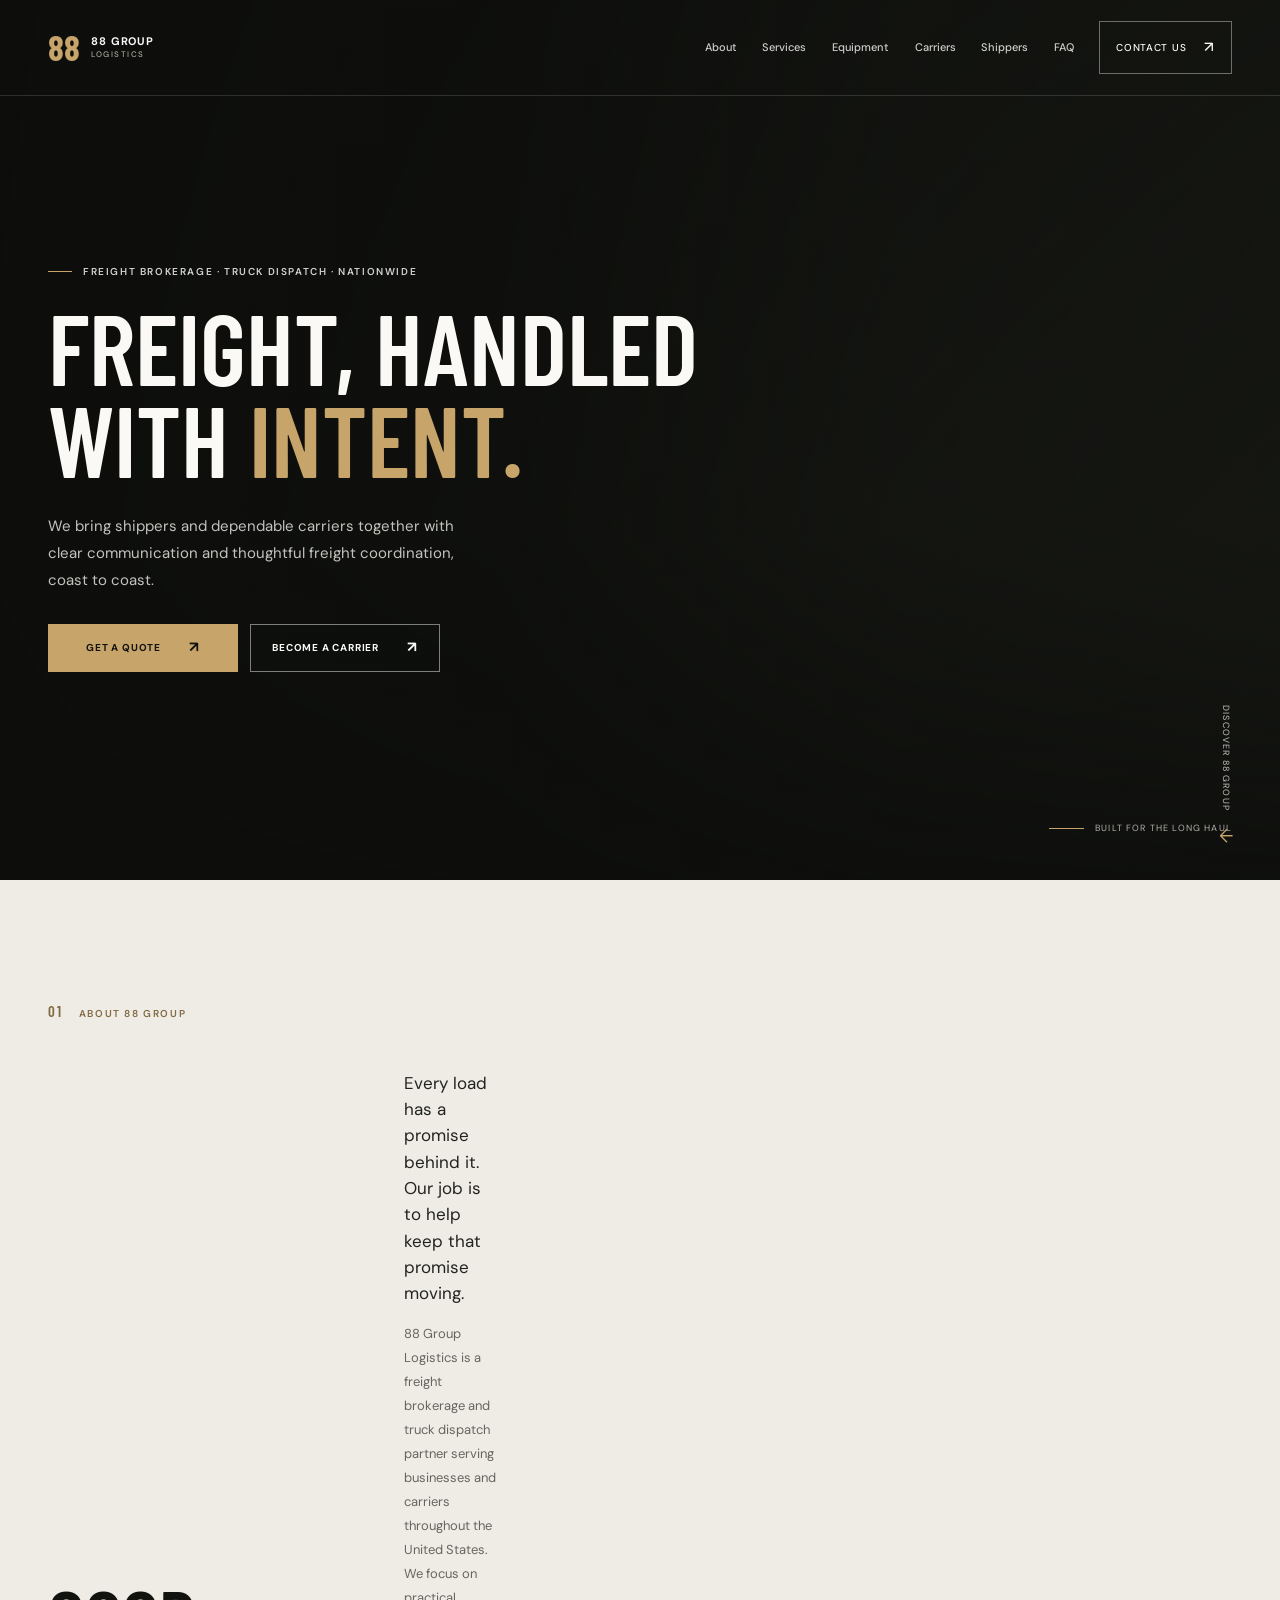
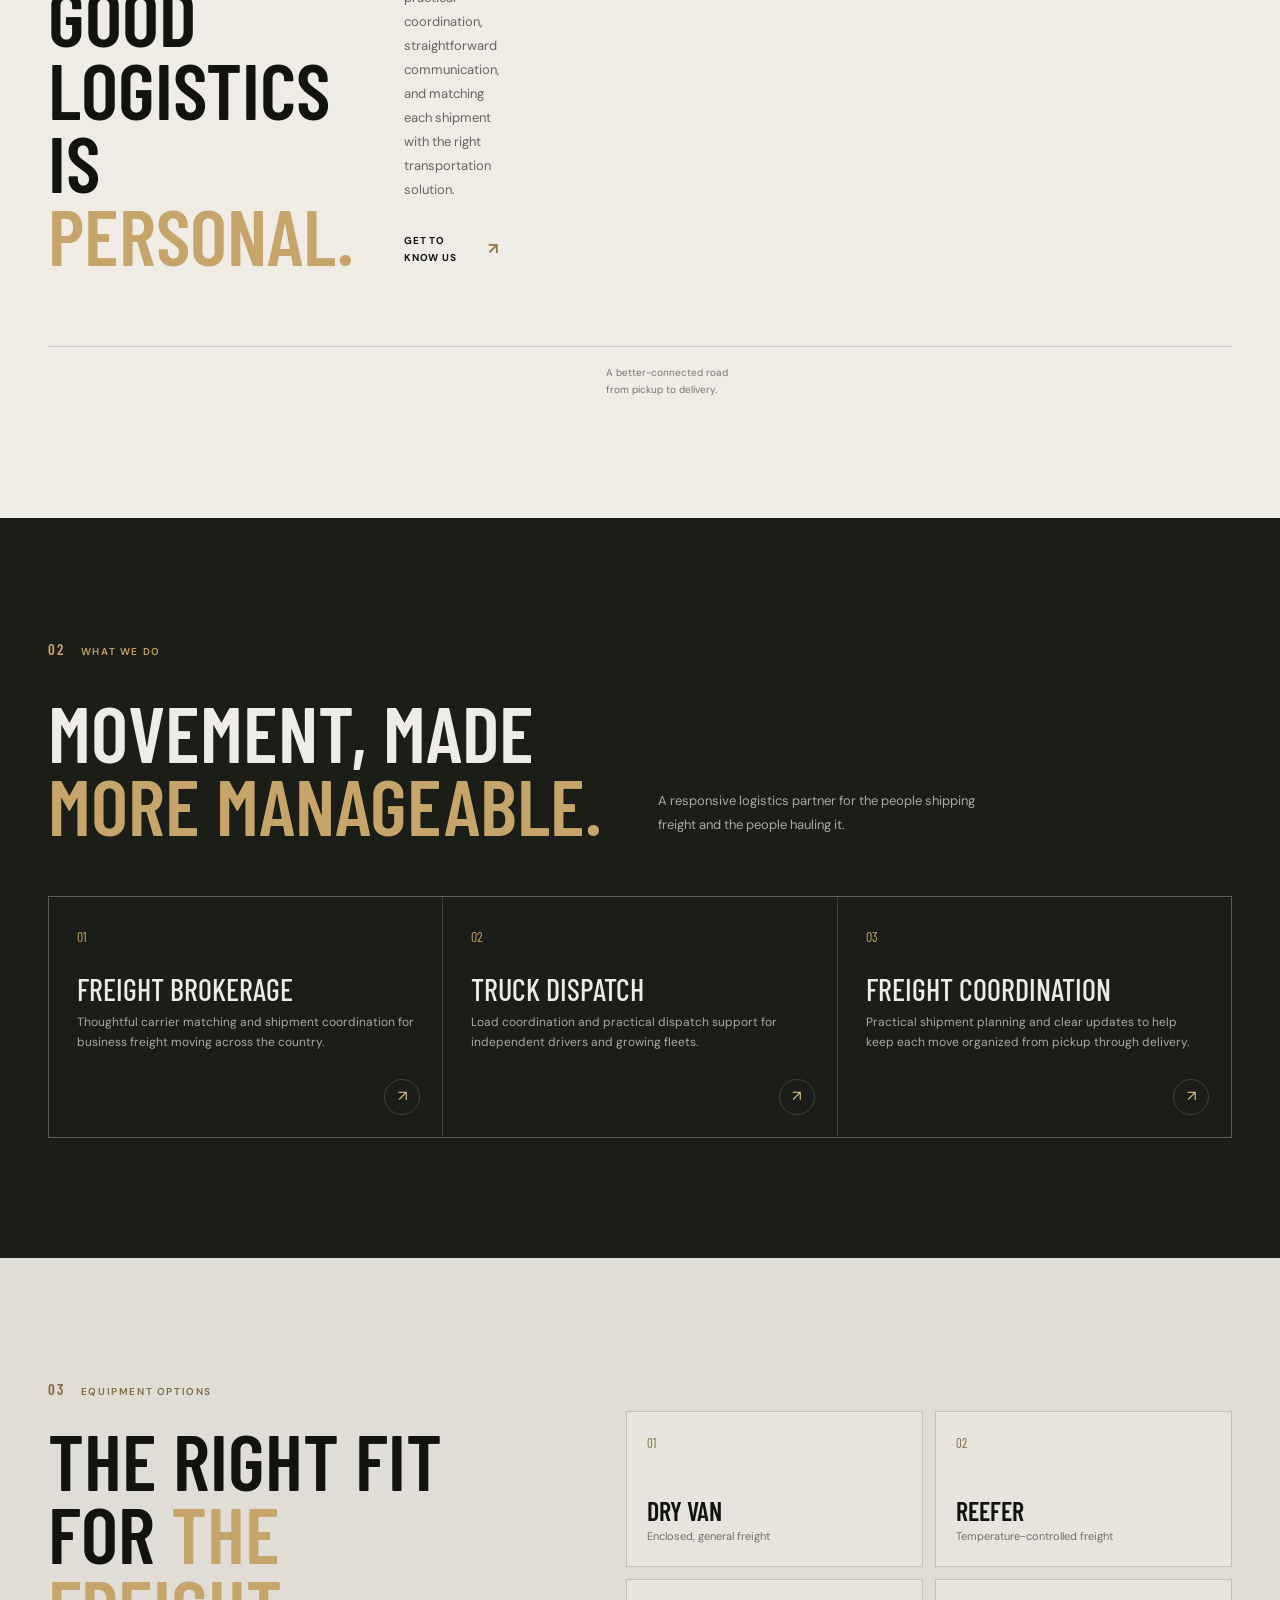
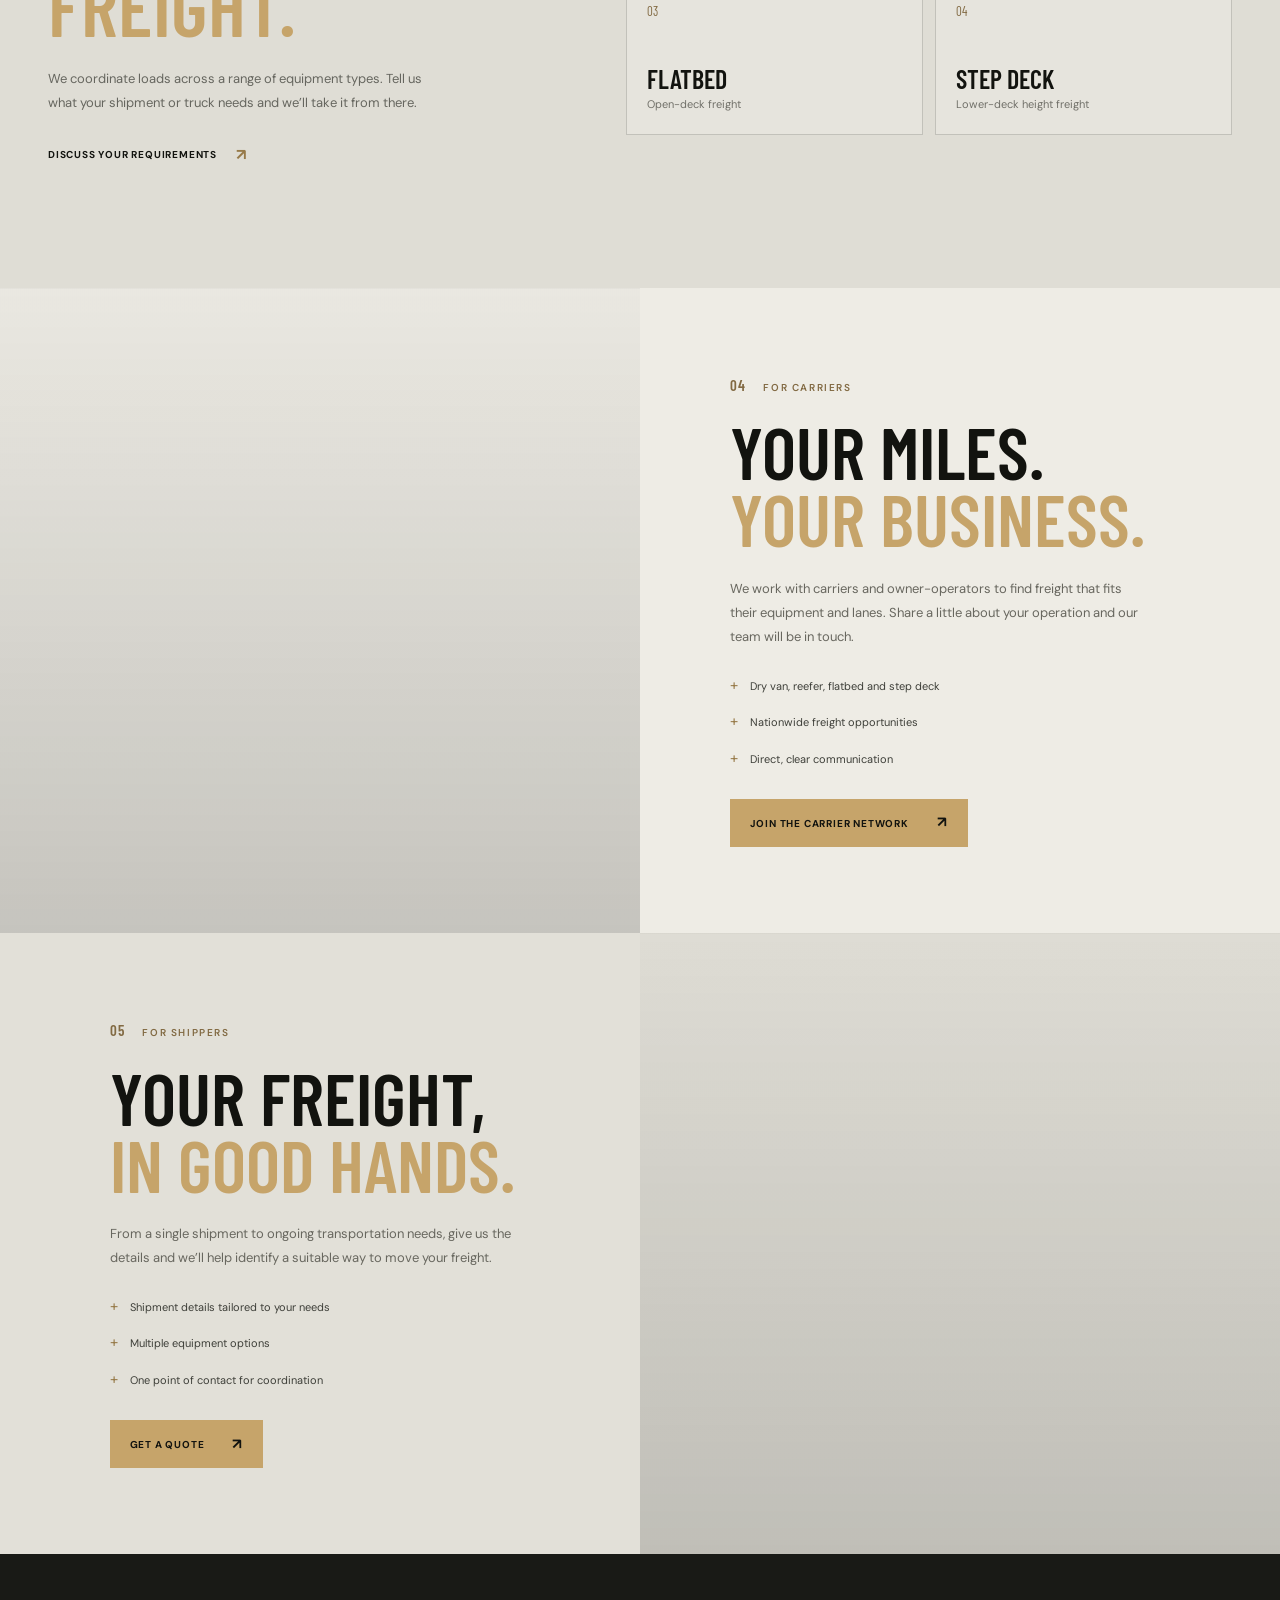
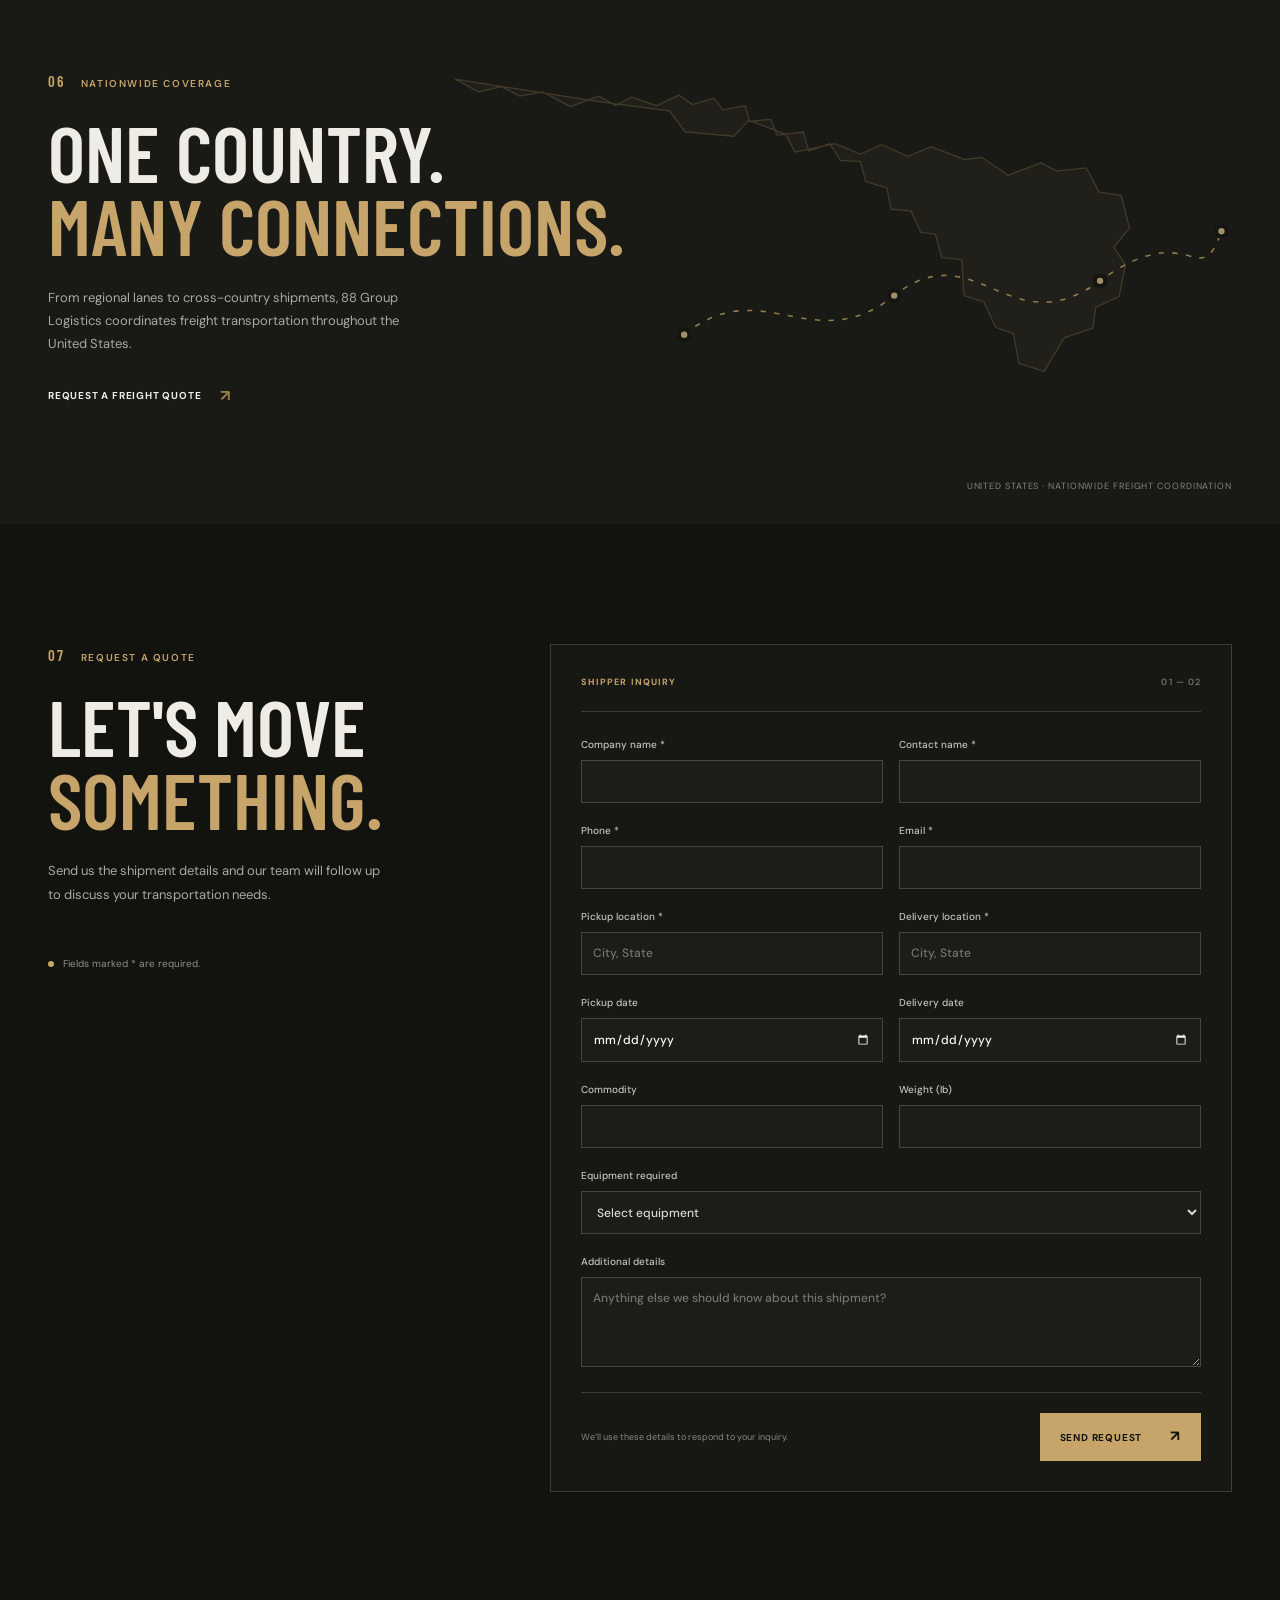
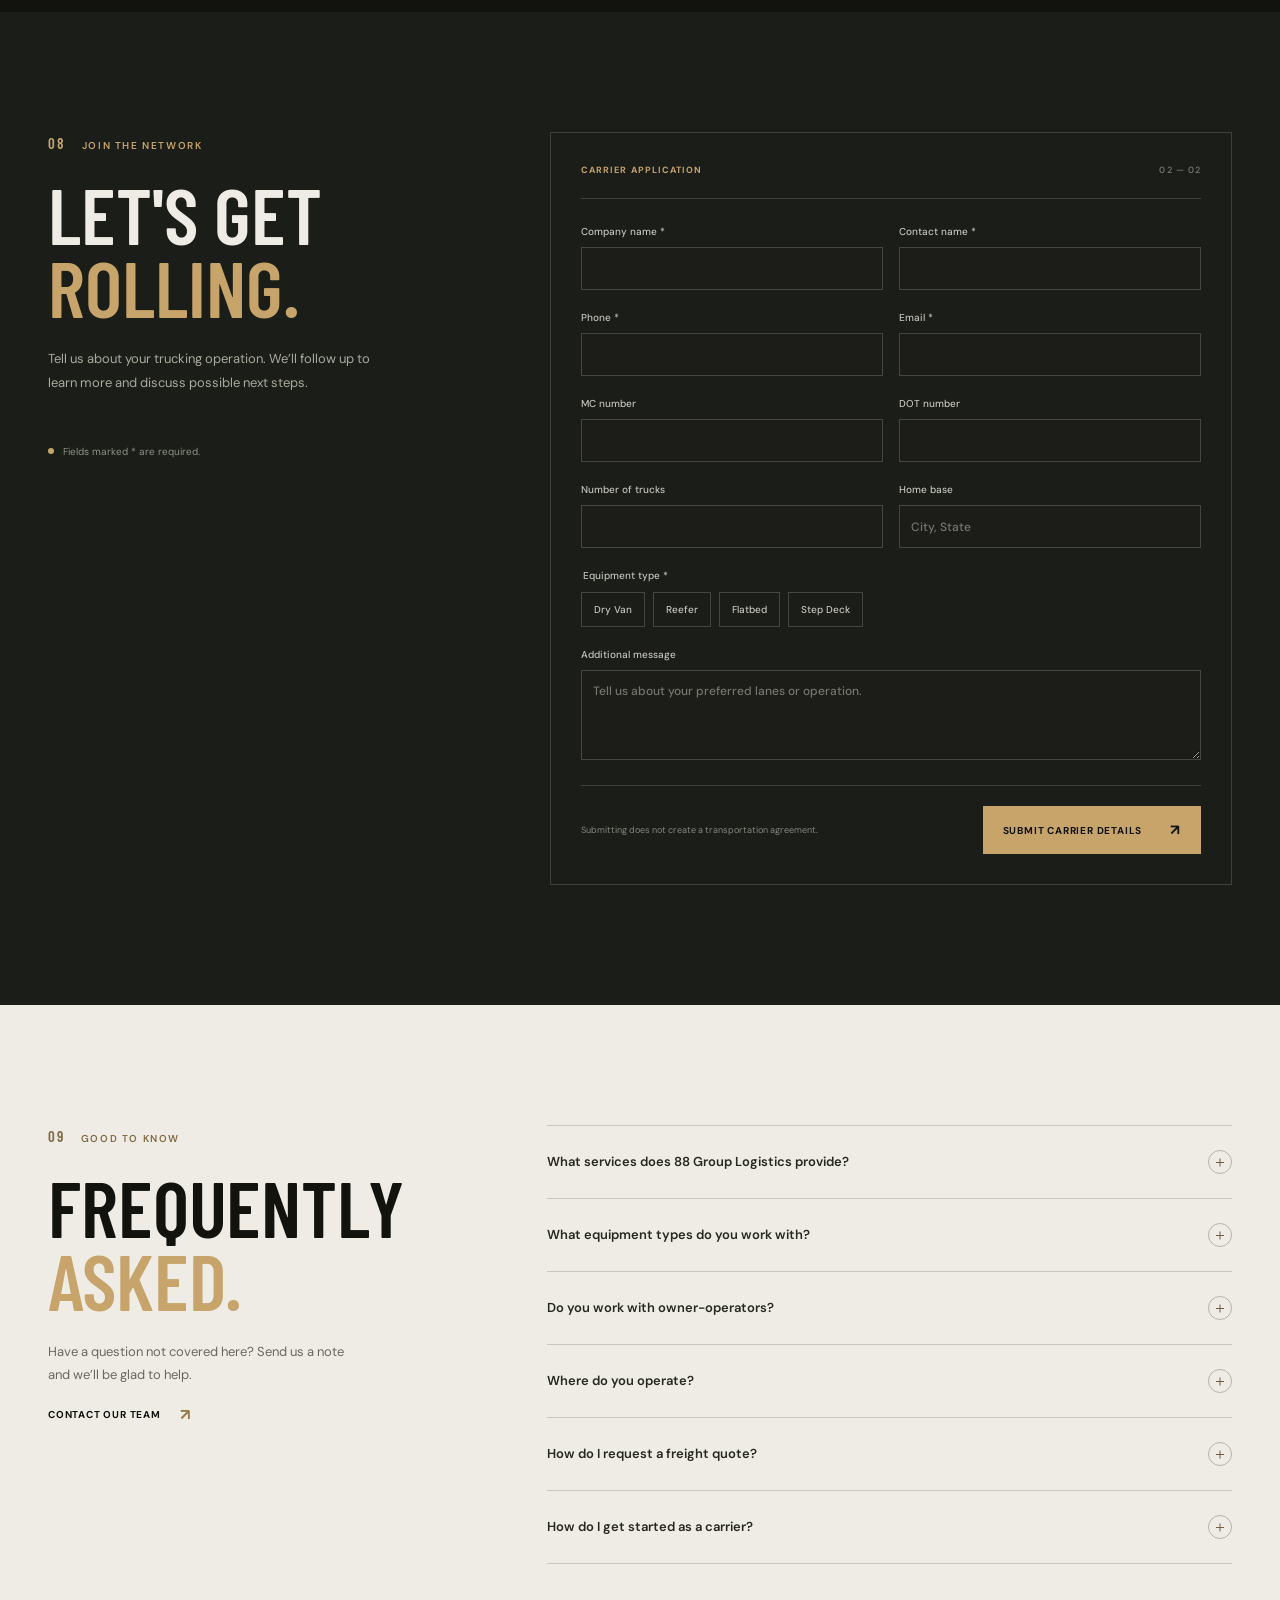
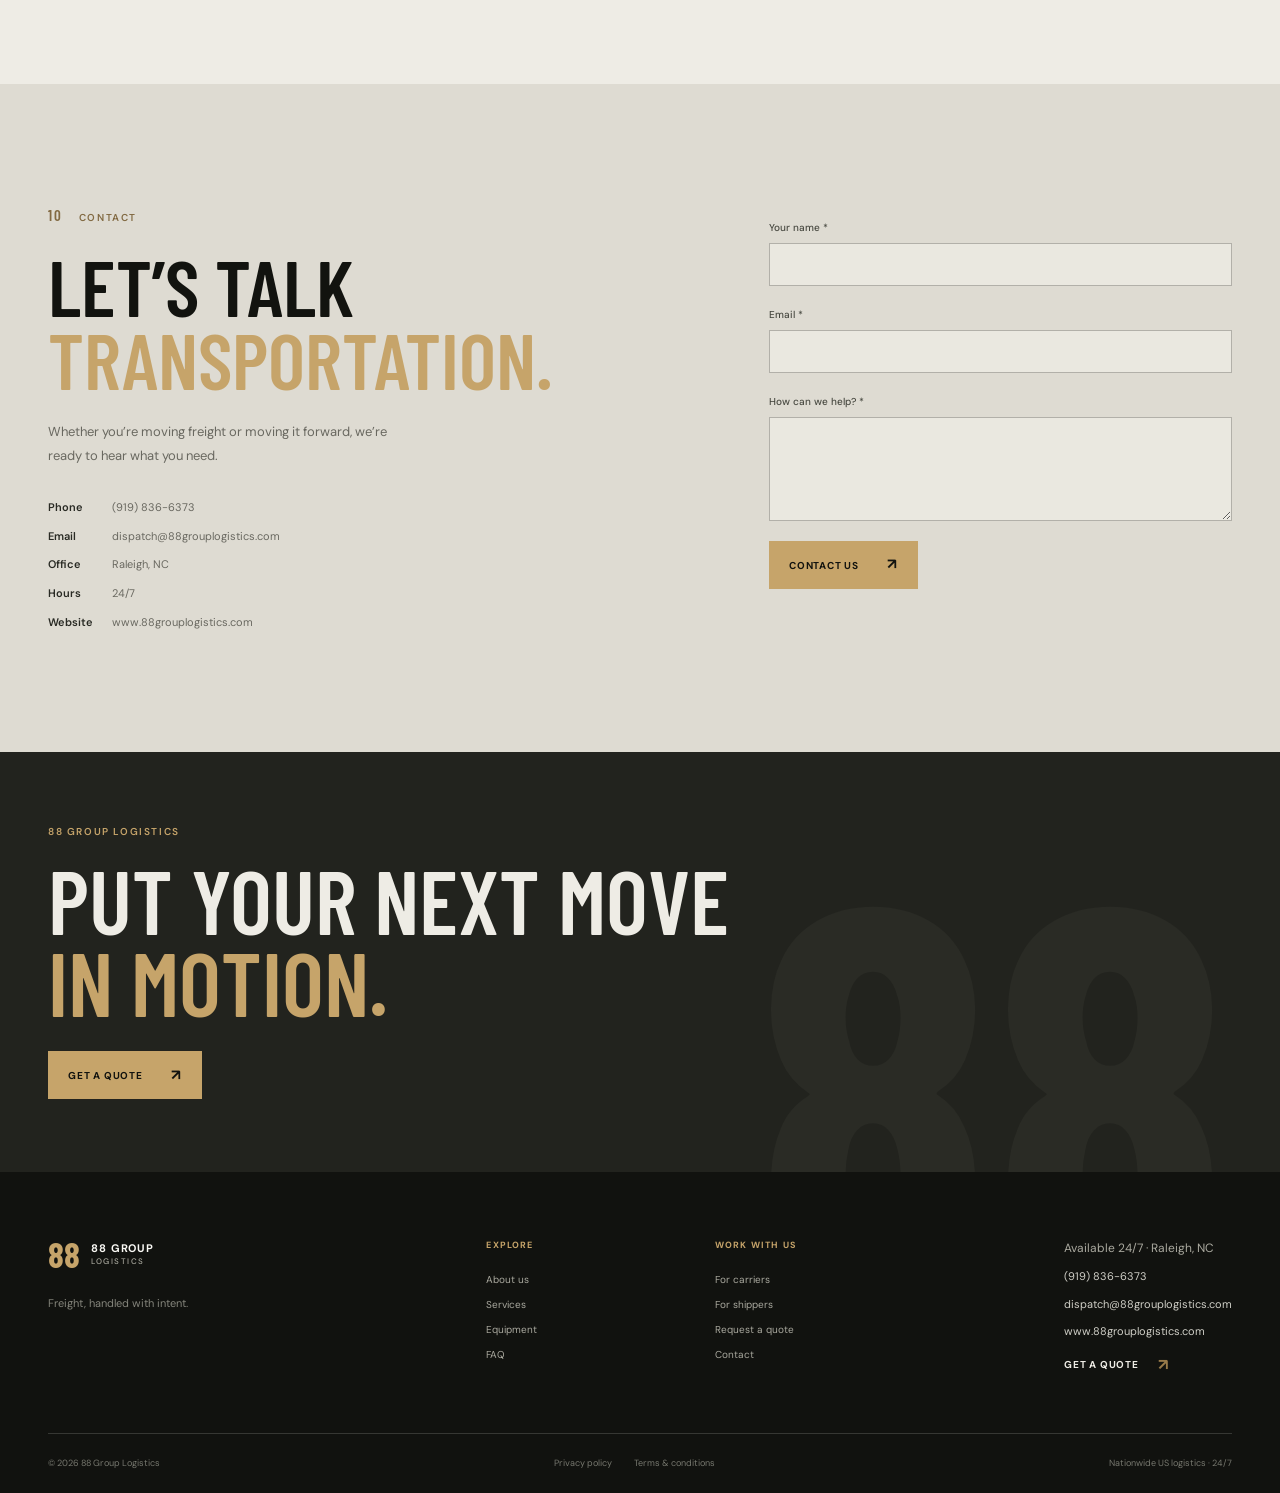
<file: index.html>
<!doctype html>
<html lang="en">
<head>
  <meta charset="utf-8">
  <meta name="viewport" content="width=device-width, initial-scale=1">
  <meta name="theme-color" content="#11120f">
  <meta name="description" content="88 Group Logistics coordinates freight brokerage, truck dispatch, and nationwide freight transportation for US shippers, carriers, and owner-operators. Contact our team 24/7.">
  <meta property="og:type" content="website">
  <meta property="og:title" content="88 Group Logistics | Nationwide Freight Brokerage &amp; Dispatch">
  <meta property="og:description" content="A steady logistics partner for the people who move American business.">
  <meta property="og:url" content="https://www.88grouplogistics.com/">
  <meta property="og:image" content="https://images.unsplash.com/photo-1601584115197-04ecc0da31d7?auto=format&fit=crop&w=1200&q=85">
  <meta property="og:image:alt" content="A semi truck traveling along an open highway">
  <meta property="og:site_name" content="88 Group Logistics">
  <meta name="twitter:card" content="summary_large_image">
  <meta name="twitter:title" content="88 Group Logistics | Nationwide Freight Brokerage &amp; Dispatch">
  <meta name="twitter:description" content="Freight brokerage, truck dispatch, and nationwide freight coordination for shippers and carriers.">
  <title>88 Group Logistics | Nationwide Freight Brokerage &amp; Dispatch</title>
  <link rel="canonical" href="https://www.88grouplogistics.com/">
  <link rel="icon" type="image/svg+xml" href="/favicon.svg">
  <link rel="preconnect" href="https://fonts.googleapis.com">
  <link rel="preconnect" href="https://fonts.gstatic.com" crossorigin>
  <link href="https://fonts.googleapis.com/css2?family=Barlow+Condensed:wght@500;600;700&family=DM+Sans:wght@400;500;600;700&display=swap" rel="stylesheet">
  <link rel="stylesheet" href="/styles.css">
</head>
<body>
  <a class="skip-link" href="#main">Skip to content</a>
  <header class="site-header" data-header>
    <div class="header-inner">
      <a class="brand" href="#home" aria-label="88 Group Logistics home">
        <span class="brand-mark" aria-hidden="true">88</span>
        <span class="brand-name">88 GROUP <span>LOGISTICS</span></span>
      </a>
      <button class="menu-toggle" type="button" aria-expanded="false" aria-controls="primary-nav" data-menu-toggle>
        <span class="menu-toggle-label">Menu</span><span class="menu-icon" aria-hidden="true"><i></i><i></i></span>
      </button>
      <nav class="primary-nav" id="primary-nav" aria-label="Main navigation" data-nav>
        <a href="#about">About</a>
        <a href="#services">Services</a>
        <a href="#equipment">Equipment</a>
        <a href="#carriers">Carriers</a>
        <a href="#shippers">Shippers</a>
        <a href="#faq">FAQ</a>
        <a class="nav-cta" href="#contact">Contact us <span aria-hidden="true">↗</span></a>
      </nav>
    </div>
  </header>

  <main id="main">
    <section class="hero" id="home" aria-labelledby="hero-title">
      <div class="hero-image" role="img" aria-label="Freight truck moving across an open American highway"></div>
      <div class="hero-shade"></div>
      <div class="hero-inner page-wrap">
        <p class="eyebrow hero-eyebrow"><span></span> Freight brokerage · Truck dispatch · Nationwide</p>
        <h1 id="hero-title">Freight, handled<br>with <em>intent.</em></h1>
        <p class="hero-copy">We bring shippers and dependable carriers together with clear communication and thoughtful freight coordination, coast to coast.</p>
        <div class="hero-actions">
          <a class="button button-gold" href="#quote">Get a Quote <span aria-hidden="true">↗</span></a>
          <a class="button button-outline" href="#carrier-form">Become a Carrier <span aria-hidden="true">↗</span></a>
        </div>
        <div class="hero-note"><span class="note-line"></span><span>Built for the long haul</span></div>
      </div>
      <a class="hero-scroll" href="#about"><span>Discover 88 Group</span><span class="scroll-mark" aria-hidden="true">↓</span></a>
    </section>

    <section class="intro-section section-pad" id="about" aria-labelledby="about-title">
      <div class="page-wrap intro-grid">
        <p class="eyebrow section-index"><span>01</span> About 88 Group</p>
        <div class="intro-content">
          <h2 id="about-title">Good logistics is<br><em>personal.</em></h2>
          <div class="intro-copy">
            <p class="lead">Every load has a promise behind it. Our job is to help keep that promise moving.</p>
            <p>88 Group Logistics is a freight brokerage and truck dispatch partner serving businesses and carriers throughout the United States. We focus on practical coordination, straightforward communication, and matching each shipment with the right transportation solution.</p>
            <a class="text-link" href="#contact">Get to know us <span aria-hidden="true">↗</span></a>
          </div>
        </div>
        <div class="intro-rule" aria-hidden="true"></div>
        <p class="intro-footnote">A better-connected road<br>from pickup to delivery.</p>
      </div>
    </section>

    <section class="services-section section-pad" id="services" aria-labelledby="services-title">
      <div class="page-wrap">
        <div class="section-heading section-heading-light">
          <p class="eyebrow"><span>02</span> What we do</p>
          <h2 id="services-title">Movement, made<br><em>more manageable.</em></h2>
          <p class="section-heading-copy">A responsive logistics partner for the people shipping freight and the people hauling it.</p>
        </div>
        <div class="service-list">
          <article class="service-row" data-reveal>
            <span class="service-number">01</span>
            <div><h3>Freight brokerage</h3><p>Thoughtful carrier matching and shipment coordination for business freight moving across the country.</p></div>
            <a href="#shippers" class="round-link" aria-label="Freight brokerage for shippers">↗</a>
          </article>
          <article class="service-row" data-reveal>
            <span class="service-number">02</span>
            <div><h3>Truck dispatch</h3><p>Load coordination and practical dispatch support for independent drivers and growing fleets.</p></div>
            <a href="#carriers" class="round-link" aria-label="Truck dispatch for carriers">↗</a>
          </article>
          <article class="service-row" data-reveal>
            <span class="service-number">03</span>
            <div><h3>Freight coordination</h3><p>Practical shipment planning and clear updates to help keep each move organized from pickup through delivery.</p></div>
            <a href="#coverage" class="round-link" aria-label="Learn about nationwide coverage">↗</a>
          </article>
        </div>
      </div>
    </section>

    <section class="equipment-section section-pad" id="equipment" aria-labelledby="equipment-title">
      <div class="page-wrap equipment-grid">
        <div class="equipment-intro">
          <p class="eyebrow"><span>03</span> Equipment options</p>
          <h2 id="equipment-title">The right fit<br>for <em>the freight.</em></h2>
          <p>We coordinate loads across a range of equipment types. Tell us what your shipment or truck needs and we’ll take it from there.</p>
          <a class="text-link" href="#quote">Discuss your requirements <span aria-hidden="true">↗</span></a>
        </div>
        <div class="equipment-list">
          <article class="equipment-item" data-reveal><span class="equipment-index">01</span><div><h3>Dry Van</h3><p>Enclosed, general freight</p></div><span class="equipment-arrow" aria-hidden="true">↗</span></article>
          <article class="equipment-item" data-reveal><span class="equipment-index">02</span><div><h3>Reefer</h3><p>Temperature-controlled freight</p></div><span class="equipment-arrow" aria-hidden="true">↗</span></article>
          <article class="equipment-item" data-reveal><span class="equipment-index">03</span><div><h3>Flatbed</h3><p>Open-deck freight</p></div><span class="equipment-arrow" aria-hidden="true">↗</span></article>
          <article class="equipment-item" data-reveal><span class="equipment-index">04</span><div><h3>Step Deck</h3><p>Lower-deck height freight</p></div><span class="equipment-arrow" aria-hidden="true">↗</span></article>
        </div>
      </div>
    </section>

    <section class="split-section carrier-section" id="carriers" aria-labelledby="carriers-title" data-reveal>
      <div class="split-photo carrier-photo" role="img" aria-label="A truck driver preparing for a haul"></div>
      <div class="split-content">
        <p class="eyebrow"><span>04</span> For carriers</p>
        <h2 id="carriers-title">Your miles.<br><em>Your business.</em></h2>
        <p>We work with carriers and owner-operators to find freight that fits their equipment and lanes. Share a little about your operation and our team will be in touch.</p>
        <ul class="check-list">
          <li>Dry van, reefer, flatbed and step deck</li>
          <li>Nationwide freight opportunities</li>
          <li>Direct, clear communication</li>
        </ul>
        <a class="button button-gold" href="#carrier-form">Join the carrier network <span aria-hidden="true">↗</span></a>
      </div>
    </section>

    <section class="split-section shipper-section" id="shippers" aria-labelledby="shippers-title" data-reveal>
      <div class="split-photo shipper-photo" role="img" aria-label="Shipping containers at a freight terminal"></div>
      <div class="split-content">
        <p class="eyebrow"><span>05</span> For shippers</p>
        <h2 id="shippers-title">Your freight,<br><em>in good hands.</em></h2>
        <p>From a single shipment to ongoing transportation needs, give us the details and we’ll help identify a suitable way to move your freight.</p>
        <ul class="check-list">
          <li>Shipment details tailored to your needs</li>
          <li>Multiple equipment options</li>
          <li>One point of contact for coordination</li>
        </ul>
        <a class="button button-gold" href="#quote">Get a quote <span aria-hidden="true">↗</span></a>
      </div>
    </section>

    <section class="coverage-section" id="coverage" aria-labelledby="coverage-title" data-reveal>
      <div class="coverage-map" aria-hidden="true">
        <svg viewBox="0 0 720 420" role="presentation" focusable="false">
          <path class="map-outline" d="M89 80l62 8 15 20 46 4 14-15 35 13 9 17 38-8 24 10 20-9 25 11 22-9 31 12 17-2 25 17 31-12 15 8 28-3 12 23 21 3 8 31-15 18 11 17-6 30-22 10-3 20-27 9-19 32-24-8-5-28-17-6-11-24-19-6-2-34-19-2-6-22-14-2-9-20-19-2-4-20-20-6-5-19-19-1-10-16-20 7-5-18-25 3-6-15-20 2-4-15-21 4-9-11-20 6-13-9-21 10-24-8-15 8-16-9-27 10-26-14-22 4-17-9-22 5-22-12z" />
          <path class="map-route" d="M165 300c74-60 122 24 199-37s109 49 195-14 94 14 115-47" />
          <circle class="map-point" cx="165" cy="300" r="5"/><circle class="map-point" cx="364" cy="263" r="5"/><circle class="map-point" cx="559" cy="249" r="5"/><circle class="map-point" cx="674" cy="202" r="5"/>
        </svg>
      </div>
      <div class="page-wrap coverage-content">
        <p class="eyebrow"><span>06</span> Nationwide coverage</p>
        <h2 id="coverage-title">One country.<br><em>Many connections.</em></h2>
        <p>From regional lanes to cross-country shipments, 88 Group Logistics coordinates freight transportation throughout the United States.</p>
        <a class="text-link text-link-light" href="#quote">Request a freight quote <span aria-hidden="true">↗</span></a>
      </div>
      <span class="coverage-caption">United States · Nationwide freight coordination</span>
    </section>

    <section class="quote-section section-pad" id="quote" aria-labelledby="quote-title">
      <div class="page-wrap quote-layout">
        <div class="quote-aside">
          <p class="eyebrow"><span>07</span> Request a quote</p>
          <h2 id="quote-title">Let's move<br><em>something.</em></h2>
          <p>Send us the shipment details and our team will follow up to discuss your transportation needs.</p>
          <p class="form-note"><span class="gold-dot"></span> Fields marked * are required.</p>
        </div>
        <form class="site-form" name="shipper-quote" method="POST" action="/thank-you.html" data-netlify="true" netlify-honeypot="bot-field">
          <input type="hidden" name="form-name" value="shipper-quote">
          <p class="visually-hidden"><label>Leave this field empty <input name="bot-field"></label></p>
          <div class="form-heading"><span>SHIPPER INQUIRY</span><span>01 — 02</span></div>
          <div class="form-grid">
            <label class="field"><span>Company name *</span><input name="company-name" autocomplete="organization" required></label>
            <label class="field"><span>Contact name *</span><input name="contact-name" autocomplete="name" required></label>
            <label class="field"><span>Phone *</span><input name="phone" type="tel" autocomplete="tel" required></label>
            <label class="field"><span>Email *</span><input name="email" type="email" autocomplete="email" required></label>
            <label class="field"><span>Pickup location *</span><input name="pickup-location" placeholder="City, State" required></label>
            <label class="field"><span>Delivery location *</span><input name="delivery-location" placeholder="City, State" required></label>
            <label class="field"><span>Pickup date</span><input name="pickup-date" type="date"></label>
            <label class="field"><span>Delivery date</span><input name="delivery-date" type="date"></label>
            <label class="field"><span>Commodity</span><input name="commodity"></label>
            <label class="field"><span>Weight (lb)</span><input name="weight" type="number" min="0" inputmode="numeric"></label>
            <label class="field field-full"><span>Equipment required</span><select name="equipment"><option value="">Select equipment</option><option>Dry Van</option><option>Refrigerated / Reefer</option><option>Flatbed</option><option>Step Deck</option><option>Not sure yet</option></select></label>
            <label class="field field-full"><span>Additional details</span><textarea name="details" rows="3" placeholder="Anything else we should know about this shipment?"></textarea></label>
          </div>
          <div class="form-submit-row"><p>We’ll use these details to respond to your inquiry.</p><button class="button button-gold" type="submit">Send request <span aria-hidden="true">↗</span></button></div>
        </form>
      </div>
    </section>

    <section class="carrier-form-section section-pad" id="carrier-form" aria-labelledby="carrier-form-title">
      <div class="page-wrap carrier-form-layout">
        <div class="quote-aside">
          <p class="eyebrow"><span>08</span> Join the network</p>
          <h2 id="carrier-form-title">Let's get<br><em>rolling.</em></h2>
          <p>Tell us about your trucking operation. We’ll follow up to learn more and discuss possible next steps.</p>
          <p class="form-note"><span class="gold-dot"></span> Fields marked * are required.</p>
        </div>
        <form class="site-form" name="carrier-onboarding" method="POST" action="/thank-you.html" data-netlify="true" netlify-honeypot="bot-field">
          <input type="hidden" name="form-name" value="carrier-onboarding">
          <p class="visually-hidden"><label>Leave this field empty <input name="bot-field"></label></p>
          <div class="form-heading"><span>CARRIER APPLICATION</span><span>02 — 02</span></div>
          <div class="form-grid">
            <label class="field"><span>Company name *</span><input name="company-name" autocomplete="organization" required></label>
            <label class="field"><span>Contact name *</span><input name="contact-name" autocomplete="name" required></label>
            <label class="field"><span>Phone *</span><input name="phone" type="tel" autocomplete="tel" required></label>
            <label class="field"><span>Email *</span><input name="email" type="email" autocomplete="email" required></label>
            <label class="field"><span>MC number</span><input name="mc-number" inputmode="numeric"></label>
            <label class="field"><span>DOT number</span><input name="dot-number" inputmode="numeric"></label>
            <label class="field"><span>Number of trucks</span><input name="truck-count" type="number" min="1" inputmode="numeric"></label>
            <label class="field"><span>Home base</span><input name="home-base" placeholder="City, State"></label>
            <fieldset class="field field-full equipment-fieldset"><legend>Equipment type *</legend><div class="choice-row">
              <label><input type="checkbox" name="equipment-type" value="Dry Van"><span>Dry Van</span></label>
              <label><input type="checkbox" name="equipment-type" value="Refrigerated / Reefer"><span>Reefer</span></label>
              <label><input type="checkbox" name="equipment-type" value="Flatbed"><span>Flatbed</span></label>
              <label><input type="checkbox" name="equipment-type" value="Step Deck"><span>Step Deck</span></label>
            </div></fieldset>
            <label class="field field-full"><span>Additional message</span><textarea name="message" rows="3" placeholder="Tell us about your preferred lanes or operation."></textarea></label>
          </div>
          <div class="form-submit-row"><p>Submitting does not create a transportation agreement.</p><button class="button button-gold" type="submit">Submit carrier details <span aria-hidden="true">↗</span></button></div>
        </form>
      </div>
    </section>

    <section class="faq-section section-pad" id="faq" aria-labelledby="faq-title">
      <div class="page-wrap faq-grid">
        <div class="faq-intro"><p class="eyebrow"><span>09</span> Good to know</p><h2 id="faq-title">Frequently<br><em>asked.</em></h2><p>Have a question not covered here? Send us a note and we’ll be glad to help.</p><a class="text-link" href="#contact">Contact our team <span aria-hidden="true">↗</span></a></div>
        <div class="faq-list">
          <details><summary>What services does 88 Group Logistics provide?<span aria-hidden="true"></span></summary><p>We provide freight brokerage, truck dispatch and nationwide freight coordination for shippers, carriers and owner-operators.</p></details>
          <details><summary>What equipment types do you work with?<span aria-hidden="true"></span></summary><p>We coordinate Dry Van, Refrigerated / Reefer, Flatbed and Step Deck freight. Let us know your specific requirements when you request a quote.</p></details>
          <details><summary>Do you work with owner-operators?<span aria-hidden="true"></span></summary><p>Yes. Owner-operators and trucking carriers can share their operation details using the carrier onboarding form on this page.</p></details>
          <details><summary>Where do you operate?<span aria-hidden="true"></span></summary><p>We coordinate freight transportation throughout the United States. Share your pickup and delivery locations and we’ll discuss your lane.</p></details>
          <details><summary>How do I request a freight quote?<span aria-hidden="true"></span></summary><p>Complete the shipper quote form with your shipment details. Our team will follow up to discuss the request.</p></details>
          <details><summary>How do I get started as a carrier?<span aria-hidden="true"></span></summary><p>Submit the carrier onboarding form with your company, authority, equipment and contact details. We’ll be in touch about next steps.</p></details>
        </div>
      </div>
    </section>

    <section class="contact-section section-pad" id="contact" aria-labelledby="contact-title">
      <div class="page-wrap contact-layout">
        <div><p class="eyebrow"><span>10</span> Contact</p><h2 id="contact-title">Let’s talk<br><em>transportation.</em></h2><p class="contact-copy">Whether you’re moving freight or moving it forward, we’re ready to hear what you need.</p><address class="contact-details"><div><b>Phone</b><a href="tel:9198366373">(919) 836-6373</a></div><div><b>Email</b><a href="mailto:dispatch@88grouplogistics.com">dispatch@88grouplogistics.com</a></div><div><b>Office</b><span>Raleigh, NC</span></div><div><b>Hours</b><span>24/7</span></div><div><b>Website</b><a href="https://www.88grouplogistics.com/">www.88grouplogistics.com</a></div></address></div>
        <form class="contact-form" name="contact-inquiry" method="POST" action="/thank-you.html" data-netlify="true" netlify-honeypot="bot-field">
          <input type="hidden" name="form-name" value="contact-inquiry">
          <p class="visually-hidden"><label>Leave this field empty <input name="bot-field"></label></p>
          <label class="field"><span>Your name *</span><input name="name" autocomplete="name" required></label>
          <label class="field"><span>Email *</span><input name="email" type="email" autocomplete="email" required></label>
          <label class="field"><span>How can we help? *</span><textarea name="message" rows="4" required></textarea></label>
          <button class="button button-gold" type="submit">Contact Us <span aria-hidden="true">↗</span></button>
        </form>
      </div>
    </section>

    <section class="closing-cta" aria-labelledby="closing-title">
      <div class="page-wrap closing-content"><p class="eyebrow">88 Group Logistics</p><h2 id="closing-title">Put your next move<br><em>in motion.</em></h2><a class="button button-gold" href="#quote">Get a quote <span aria-hidden="true">↗</span></a></div>
      <span class="closing-number" aria-hidden="true">88</span>
    </section>
  </main>

  <footer class="site-footer">
    <div class="page-wrap footer-main">
      <div class="footer-brand"><a class="brand" href="#home" aria-label="88 Group Logistics home"><span class="brand-mark" aria-hidden="true">88</span><span class="brand-name">88 GROUP <span>LOGISTICS</span></span></a><p>Freight, handled with intent.</p></div>
      <div class="footer-col"><p class="footer-label">Explore</p><a href="#about">About us</a><a href="#services">Services</a><a href="#equipment">Equipment</a><a href="#faq">FAQ</a></div>
      <div class="footer-col"><p class="footer-label">Work with us</p><a href="#carriers">For carriers</a><a href="#shippers">For shippers</a><a href="#quote">Request a quote</a><a href="#contact">Contact</a></div>
      <div class="footer-cta"><p>Available 24/7 · Raleigh, NC</p><a class="footer-contact-link" href="tel:9198366373">(919) 836-6373</a><a class="footer-contact-link" href="mailto:dispatch@88grouplogistics.com">dispatch@88grouplogistics.com</a><a class="footer-contact-link" href="https://www.88grouplogistics.com/">www.88grouplogistics.com</a><a class="text-link text-link-light" href="#quote">Get a Quote <span aria-hidden="true">↗</span></a></div>
    </div>
    <div class="page-wrap footer-bottom"><span>© <span data-year>2026</span> 88 Group Logistics</span><div><a href="/privacy.html">Privacy policy</a><a href="/terms.html">Terms &amp; conditions</a></div><span>Nationwide US logistics · 24/7</span></div>
  </footer>
  <script src="/script.js" defer></script>
</body>
</html>
</file>
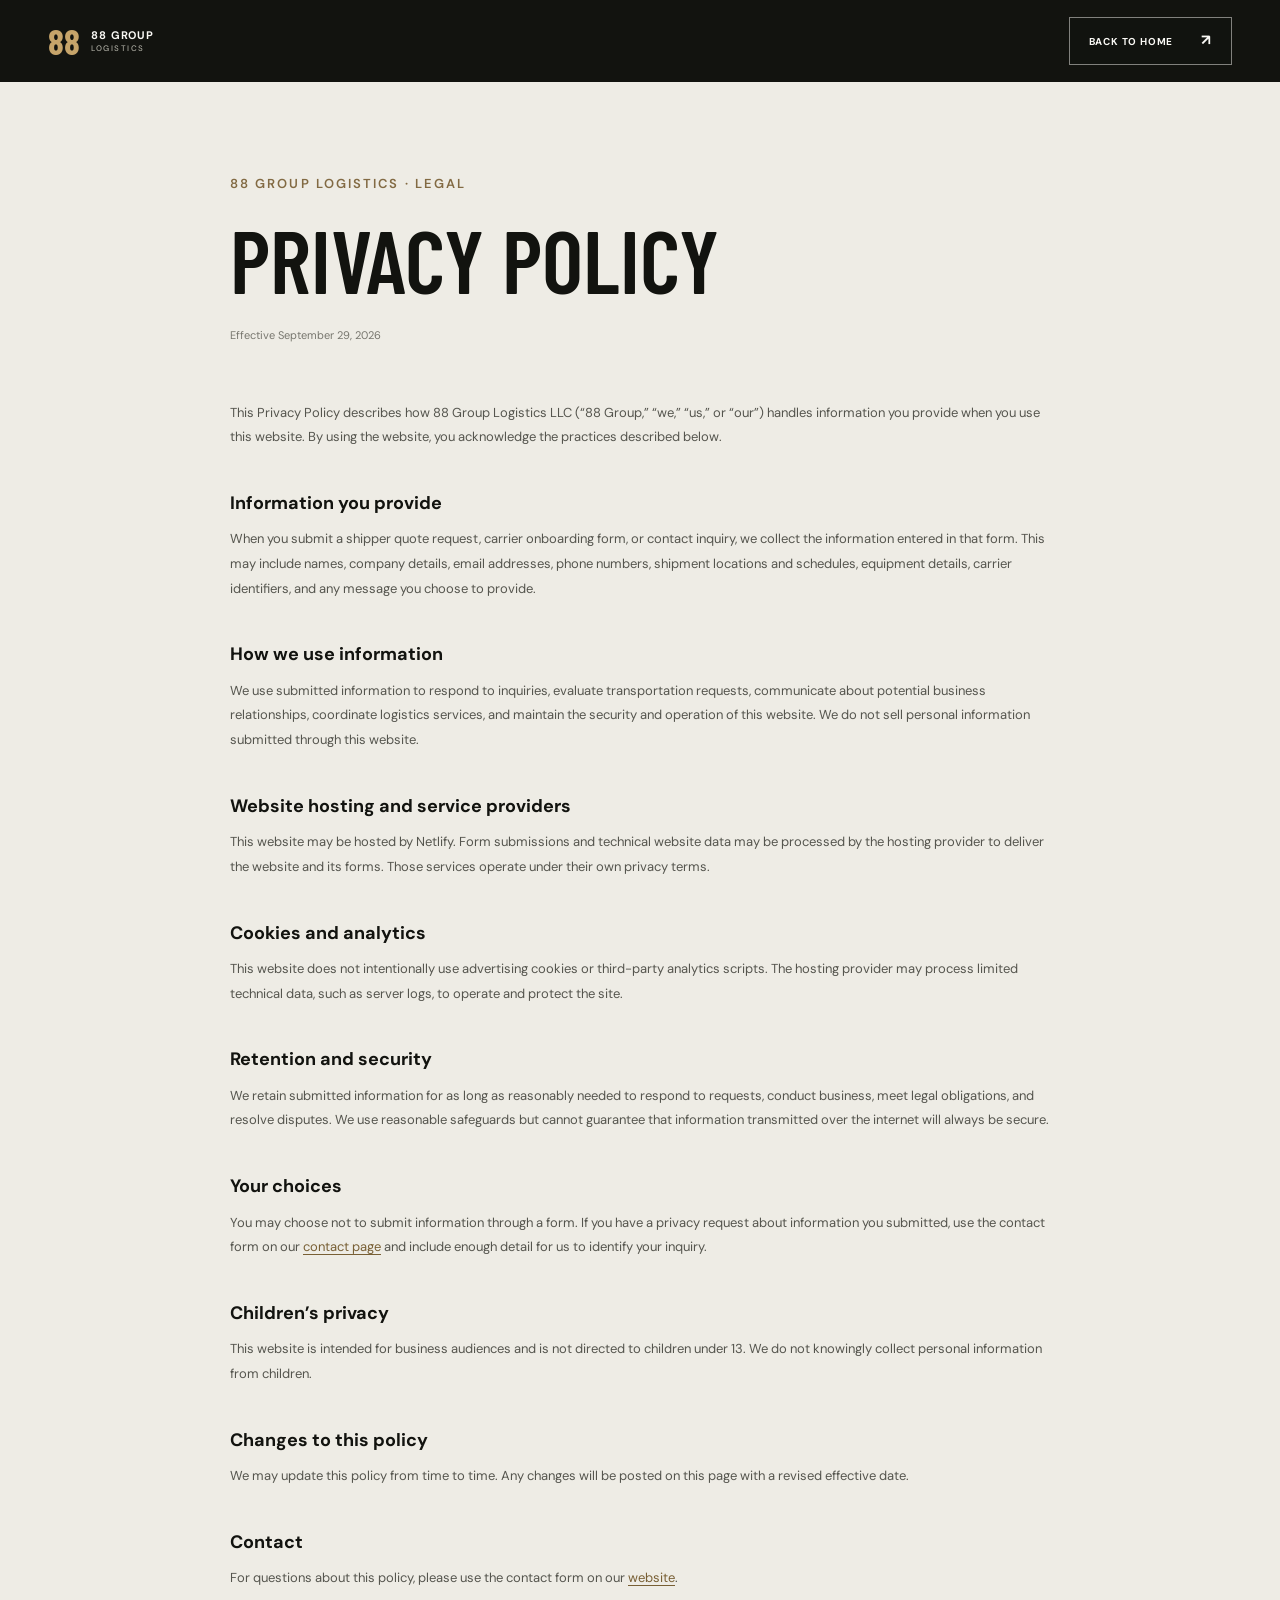
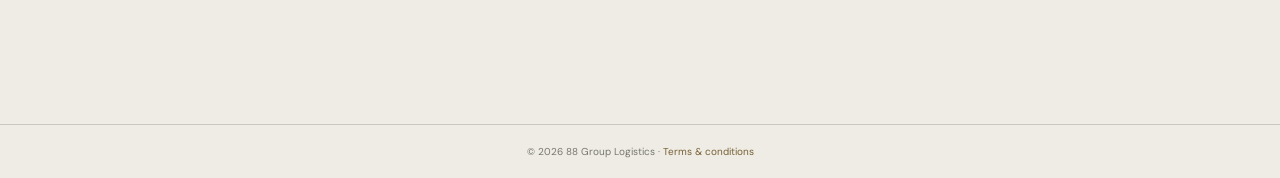
<file: privacy.html>
<!doctype html>
<html lang="en">
<head>
  <meta charset="utf-8">
  <meta name="viewport" content="width=device-width, initial-scale=1">
  <meta name="theme-color" content="#11120f">
  <meta name="description" content="Privacy policy for 88 Group Logistics and information submitted through our website.">
  <meta property="og:type" content="website">
  <meta property="og:title" content="Privacy Policy | 88 Group Logistics">
  <meta property="og:description" content="How 88 Group Logistics handles information submitted through this website.">
  <meta property="og:url" content="https://www.88grouplogistics.com/privacy.html">
  <title>Privacy Policy | 88 Group Logistics</title>
  <link rel="canonical" href="https://www.88grouplogistics.com/privacy.html">
  <link rel="icon" type="image/svg+xml" href="/favicon.svg">
  <link rel="preconnect" href="https://fonts.googleapis.com">
  <link rel="preconnect" href="https://fonts.gstatic.com" crossorigin>
  <link href="https://fonts.googleapis.com/css2?family=Barlow+Condensed:wght@500;600;700&family=DM+Sans:wght@400;500;600;700&display=swap" rel="stylesheet">
  <link rel="stylesheet" href="/styles.css">
</head>
<body class="legal-page">
  <header class="legal-header"><div class="header-inner"><a class="brand" href="/" aria-label="88 Group Logistics home"><span class="brand-mark" aria-hidden="true">88</span><span class="brand-name">88 GROUP <span>LOGISTICS</span></span></a><a class="button button-outline" href="/">Back to home <span aria-hidden="true">↗</span></a></div></header>
  <main class="legal-main">
    <p class="eyebrow">88 Group Logistics · Legal</p>
    <h1>Privacy policy</h1>
    <p class="legal-updated">Effective September 29, 2026</p>
    <p>This Privacy Policy describes how 88 Group Logistics LLC (“88 Group,” “we,” “us,” or “our”) handles information you provide when you use this website. By using the website, you acknowledge the practices described below.</p>
    <h2>Information you provide</h2>
    <p>When you submit a shipper quote request, carrier onboarding form, or contact inquiry, we collect the information entered in that form. This may include names, company details, email addresses, phone numbers, shipment locations and schedules, equipment details, carrier identifiers, and any message you choose to provide.</p>
    <h2>How we use information</h2>
    <p>We use submitted information to respond to inquiries, evaluate transportation requests, communicate about potential business relationships, coordinate logistics services, and maintain the security and operation of this website. We do not sell personal information submitted through this website.</p>
    <h2>Website hosting and service providers</h2>
    <p>This website may be hosted by Netlify. Form submissions and technical website data may be processed by the hosting provider to deliver the website and its forms. Those services operate under their own privacy terms.</p>
    <h2>Cookies and analytics</h2>
    <p>This website does not intentionally use advertising cookies or third-party analytics scripts. The hosting provider may process limited technical data, such as server logs, to operate and protect the site.</p>
    <h2>Retention and security</h2>
    <p>We retain submitted information for as long as reasonably needed to respond to requests, conduct business, meet legal obligations, and resolve disputes. We use reasonable safeguards but cannot guarantee that information transmitted over the internet will always be secure.</p>
    <h2>Your choices</h2>
    <p>You may choose not to submit information through a form. If you have a privacy request about information you submitted, use the contact form on our <a href="/#contact">contact page</a> and include enough detail for us to identify your inquiry.</p>
    <h2>Children’s privacy</h2>
    <p>This website is intended for business audiences and is not directed to children under 13. We do not knowingly collect personal information from children.</p>
    <h2>Changes to this policy</h2>
    <p>We may update this policy from time to time. Any changes will be posted on this page with a revised effective date.</p>
    <h2>Contact</h2>
    <p>For questions about this policy, please use the contact form on our <a href="/#contact">website</a>.</p>
  </main>
  <footer class="legal-footer">© <span data-year>2026</span> 88 Group Logistics · <a href="/terms.html">Terms &amp; conditions</a></footer>
  <script src="/script.js" defer></script>
</body>
</html>
</file>
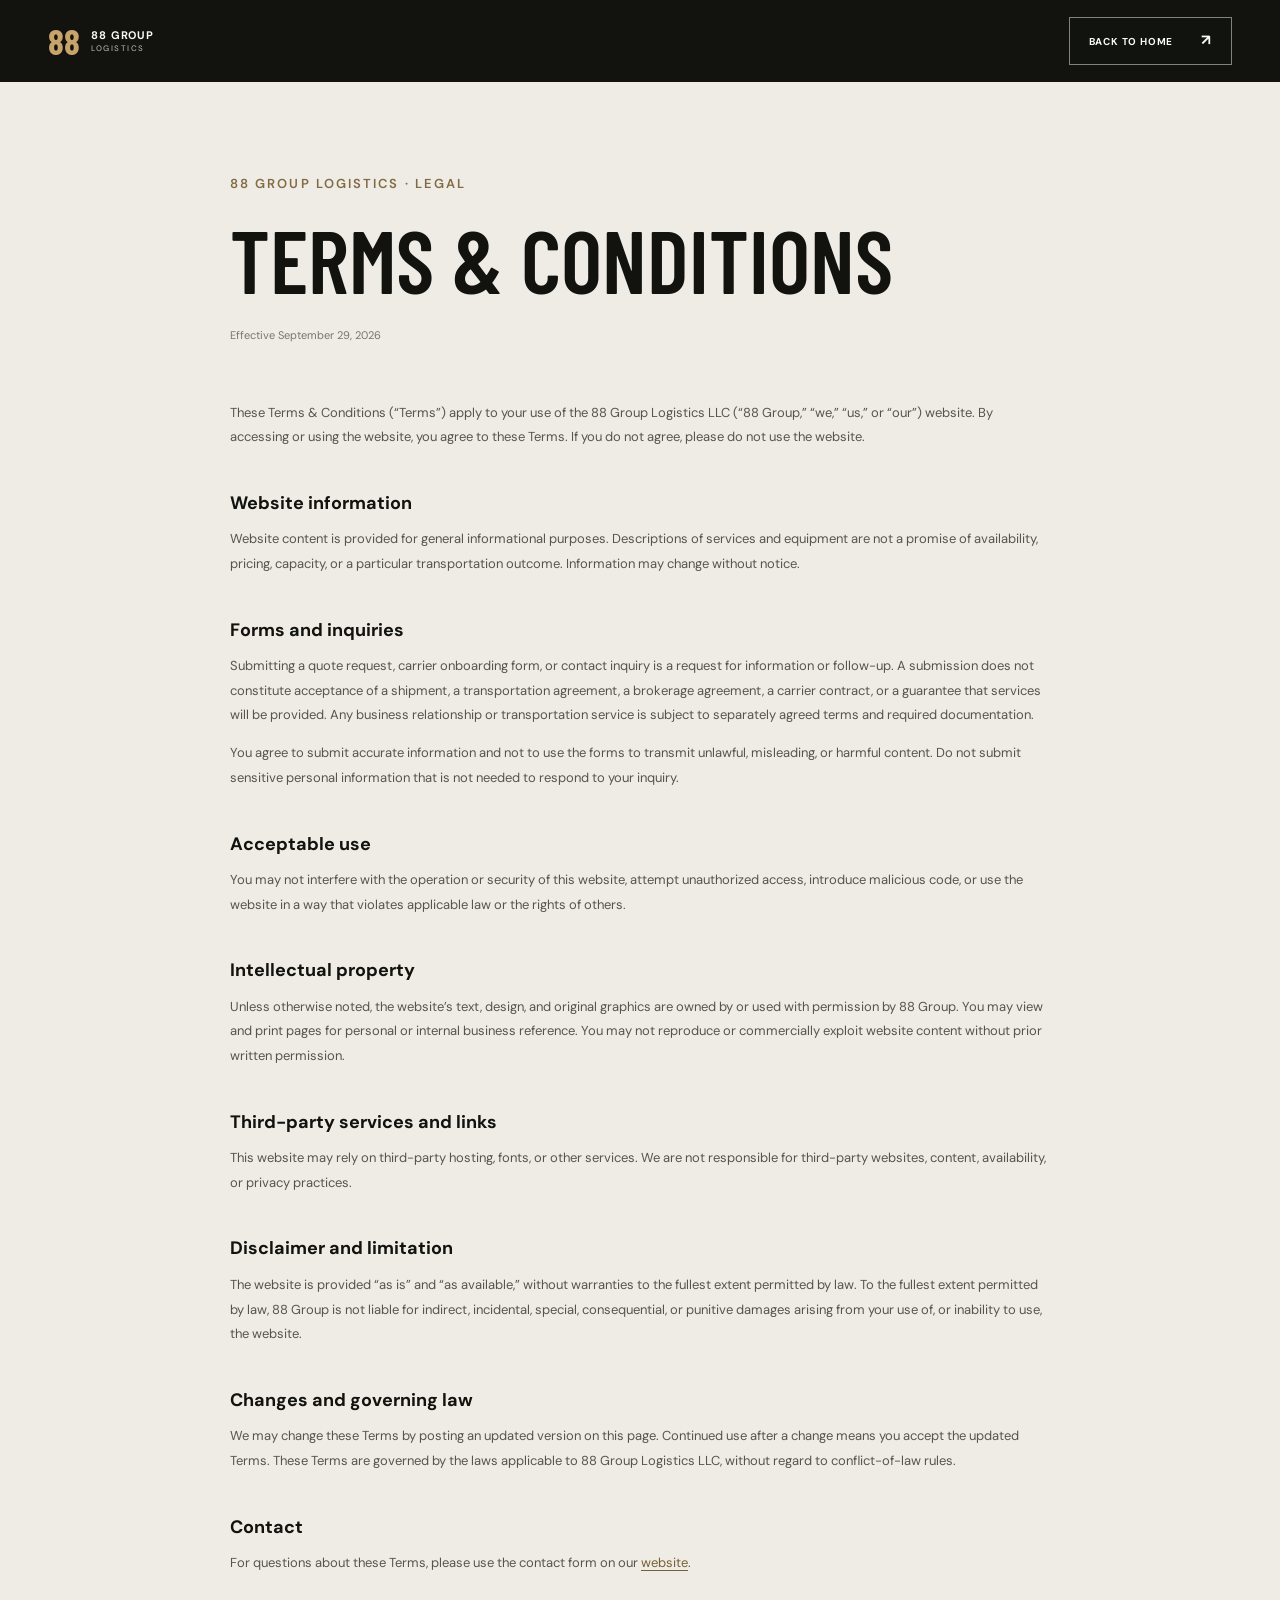
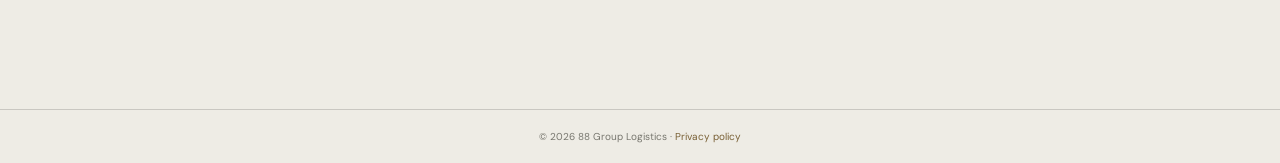
<file: terms.html>
<!doctype html>
<html lang="en">
<head>
  <meta charset="utf-8">
  <meta name="viewport" content="width=device-width, initial-scale=1">
  <meta name="theme-color" content="#11120f">
  <meta name="description" content="Website terms and conditions for 88 Group Logistics.">
  <meta property="og:type" content="website">
  <meta property="og:title" content="Terms & Conditions | 88 Group Logistics">
  <meta property="og:description" content="Terms that apply when you use the 88 Group Logistics website.">
  <meta property="og:url" content="https://www.88grouplogistics.com/terms.html">
  <title>Terms &amp; Conditions | 88 Group Logistics</title>
  <link rel="canonical" href="https://www.88grouplogistics.com/terms.html">
  <link rel="icon" type="image/svg+xml" href="/favicon.svg">
  <link rel="preconnect" href="https://fonts.googleapis.com">
  <link rel="preconnect" href="https://fonts.gstatic.com" crossorigin>
  <link href="https://fonts.googleapis.com/css2?family=Barlow+Condensed:wght@500;600;700&family=DM+Sans:wght@400;500;600;700&display=swap" rel="stylesheet">
  <link rel="stylesheet" href="/styles.css">
</head>
<body class="legal-page">
  <header class="legal-header"><div class="header-inner"><a class="brand" href="/" aria-label="88 Group Logistics home"><span class="brand-mark" aria-hidden="true">88</span><span class="brand-name">88 GROUP <span>LOGISTICS</span></span></a><a class="button button-outline" href="/">Back to home <span aria-hidden="true">↗</span></a></div></header>
  <main class="legal-main">
    <p class="eyebrow">88 Group Logistics · Legal</p>
    <h1>Terms &amp; conditions</h1>
    <p class="legal-updated">Effective September 29, 2026</p>
    <p>These Terms &amp; Conditions (“Terms”) apply to your use of the 88 Group Logistics LLC (“88 Group,” “we,” “us,” or “our”) website. By accessing or using the website, you agree to these Terms. If you do not agree, please do not use the website.</p>
    <h2>Website information</h2>
    <p>Website content is provided for general informational purposes. Descriptions of services and equipment are not a promise of availability, pricing, capacity, or a particular transportation outcome. Information may change without notice.</p>
    <h2>Forms and inquiries</h2>
    <p>Submitting a quote request, carrier onboarding form, or contact inquiry is a request for information or follow-up. A submission does not constitute acceptance of a shipment, a transportation agreement, a brokerage agreement, a carrier contract, or a guarantee that services will be provided. Any business relationship or transportation service is subject to separately agreed terms and required documentation.</p>
    <p>You agree to submit accurate information and not to use the forms to transmit unlawful, misleading, or harmful content. Do not submit sensitive personal information that is not needed to respond to your inquiry.</p>
    <h2>Acceptable use</h2>
    <p>You may not interfere with the operation or security of this website, attempt unauthorized access, introduce malicious code, or use the website in a way that violates applicable law or the rights of others.</p>
    <h2>Intellectual property</h2>
    <p>Unless otherwise noted, the website’s text, design, and original graphics are owned by or used with permission by 88 Group. You may view and print pages for personal or internal business reference. You may not reproduce or commercially exploit website content without prior written permission.</p>
    <h2>Third-party services and links</h2>
    <p>This website may rely on third-party hosting, fonts, or other services. We are not responsible for third-party websites, content, availability, or privacy practices.</p>
    <h2>Disclaimer and limitation</h2>
    <p>The website is provided “as is” and “as available,” without warranties to the fullest extent permitted by law. To the fullest extent permitted by law, 88 Group is not liable for indirect, incidental, special, consequential, or punitive damages arising from your use of, or inability to use, the website.</p>
    <h2>Changes and governing law</h2>
    <p>We may change these Terms by posting an updated version on this page. Continued use after a change means you accept the updated Terms. These Terms are governed by the laws applicable to 88 Group Logistics LLC, without regard to conflict-of-law rules.</p>
    <h2>Contact</h2>
    <p>For questions about these Terms, please use the contact form on our <a href="/#contact">website</a>.</p>
  </main>
  <footer class="legal-footer">© <span data-year>2026</span> 88 Group Logistics · <a href="/privacy.html">Privacy policy</a></footer>
  <script src="/script.js" defer></script>
</body>
</html>
</file>
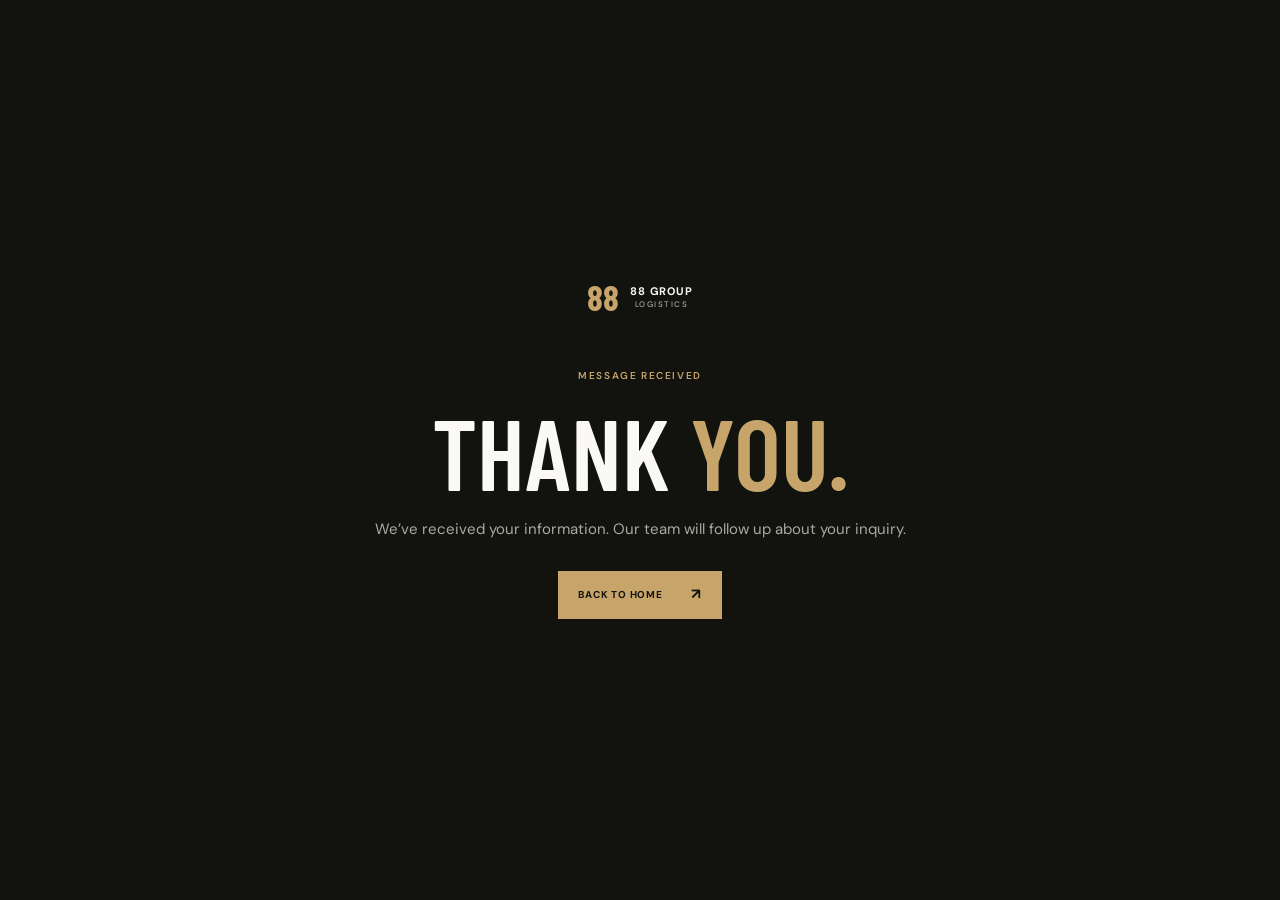
<file: thank-you.html>
<!doctype html>
<html lang="en">
<head>
  <meta charset="utf-8">
  <meta name="viewport" content="width=device-width, initial-scale=1">
  <meta name="theme-color" content="#11120f">
  <meta name="robots" content="noindex, follow">
  <meta name="description" content="Thank you for contacting 88 Group Logistics.">
  <title>Thank You | 88 Group Logistics</title>
  <link rel="icon" type="image/svg+xml" href="/favicon.svg">
  <link rel="preconnect" href="https://fonts.googleapis.com">
  <link rel="preconnect" href="https://fonts.gstatic.com" crossorigin>
  <link href="https://fonts.googleapis.com/css2?family=Barlow+Condensed:wght@500;600;700&family=DM+Sans:wght@400;500;600;700&display=swap" rel="stylesheet">
  <link rel="stylesheet" href="/styles.css">
</head>
<body class="thank-you-page">
  <main class="thank-you-content">
    <a class="brand" href="/" aria-label="88 Group Logistics home"><span class="brand-mark" aria-hidden="true">88</span><span class="brand-name">88 GROUP <span>LOGISTICS</span></span></a>
    <p class="eyebrow">Message received</p>
    <h1>Thank <em>you.</em></h1>
    <p>We’ve received your information. Our team will follow up about your inquiry.</p>
    <a class="button button-gold" href="/">Back to home <span aria-hidden="true">↗</span></a>
  </main>
</body>
</html>
</file>
<file: styles.css>
:root {
  color-scheme: dark;
  --ink: #12130f;
  --ink-soft: #1b1d18;
  --ink-raised: #22241f;
  --paper: #eeece5;
  --paper-muted: #d9d7cf;
  --gold: #c6a46a;
  --gold-light: #ddc18b;
  --white: #faf9f5;
  --muted: #aaa99f;
  --line-dark: rgba(238, 236, 229, .17);
  --line-light: rgba(18, 19, 15, .17);
  --font-body: "DM Sans", "Segoe UI", sans-serif;
  --font-display: "Barlow Condensed", "Arial Narrow", sans-serif;
  --page-width: 1240px;
}

*, *::before, *::after { box-sizing: border-box; }
html { scroll-behavior: smooth; scroll-padding-top: 88px; }
body { margin: 0; background: var(--ink); color: var(--paper); font-family: var(--font-body); font-size: 15px; line-height: 1.7; -webkit-font-smoothing: antialiased; }
body.menu-open { overflow: hidden; }
a { color: inherit; text-decoration: none; }
button, input, select, textarea { font: inherit; }
button, a { -webkit-tap-highlight-color: transparent; }
::selection { color: var(--ink); background: var(--gold-light); }
.page-wrap { width: min(var(--page-width), calc(100% - 96px)); margin-inline: auto; }
.section-pad { padding-block: 120px; }
.visually-hidden { position: absolute; width: 1px; height: 1px; padding: 0; margin: -1px; overflow: hidden; clip: rect(0, 0, 0, 0); white-space: nowrap; border: 0; }
.skip-link { position: fixed; z-index: 100; top: 10px; left: 10px; padding: 10px 16px; transform: translateY(-150%); color: var(--ink); background: var(--paper); }
.skip-link:focus { transform: translateY(0); }
.site-header { position: absolute; z-index: 20; inset: 0 0 auto; height: 96px; border-bottom: 1px solid rgba(255,255,255,.14); transition: background .25s ease, height .25s ease; }
.site-header.is-scrolled { position: fixed; height: 76px; background: rgba(18,19,15,.96); backdrop-filter: blur(14px); }
.header-inner { width: min(1360px, calc(100% - 96px)); height: 100%; margin: auto; display: flex; align-items: center; justify-content: space-between; gap: 36px; }
.brand { display: inline-flex; align-items: center; gap: 11px; flex: 0 0 auto; }
.brand-mark { color: var(--gold); font-family: var(--font-display); font-size: 36px; font-weight: 700; line-height: .9; letter-spacing: 0; }
.brand-name { display: grid; gap: 3px; color: var(--white); font-size: 11px; font-weight: 700; line-height: 1; letter-spacing: .08em; }
.brand-name span { color: var(--muted); font-size: 8px; font-weight: 500; letter-spacing: .19em; }
.primary-nav { display: flex; align-items: center; gap: clamp(18px, 2vw, 30px); }
.primary-nav > a { color: rgba(250,249,245,.81); font-size: 11px; font-weight: 500; transition: color .2s; white-space: nowrap; }
.primary-nav > a:hover, .primary-nav > a:focus-visible { color: var(--gold-light); }
.primary-nav .nav-cta { display: inline-flex; align-items: center; gap: 18px; padding: 13px 16px; border: 1px solid rgba(238,236,229,.42); color: var(--white); font-size: 10px; letter-spacing: .07em; text-transform: uppercase; transition: border-color .2s, color .2s, background .2s; }
.primary-nav .nav-cta:hover { border-color: var(--gold); color: var(--gold-light); background: rgba(198,164,106,.06); }
.nav-cta span { font-size: 15px; }
.menu-toggle { display: none; }

.hero { position: relative; min-height: 740px; height: min(880px, 100svh); display: flex; align-items: center; overflow: hidden; background: #1a1b16; }
.hero-image, .hero-shade { position: absolute; inset: 0; }
.hero-image { background: url("https://images.unsplash.com/photo-1601584115197-04ecc0da31d7?auto=format&fit=crop&w=2400&q=85") center 56% / cover no-repeat; transform: scale(1.035); animation: hero-settle 1.4s ease-out both; }
.hero-shade { background: linear-gradient(90deg, rgba(13,14,12,.96) 0%, rgba(13,14,12,.84) 39%, rgba(13,14,12,.5) 70%, rgba(13,14,12,.34) 100%), linear-gradient(0deg, rgba(13,14,12,.78), transparent 40%, rgba(13,14,12,.32)); }
.hero-inner { position: relative; z-index: 1; padding-top: 56px; animation: rise-in .85s .08s both; }
.eyebrow { margin: 0 0 22px; color: var(--gold); font-size: 10px; font-weight: 600; letter-spacing: .16em; line-height: 1.5; text-transform: uppercase; }
.eyebrow > span:first-child:not(:empty) { margin-right: 13px; }
.hero-eyebrow { display: flex; align-items: center; gap: 11px; color: rgba(250,249,245,.83); }
.hero-eyebrow > span { width: 24px; height: 1px; margin: 0 !important; background: var(--gold); }
h1, h2, h3, p { margin-top: 0; }
h1, h2 { margin-bottom: 0; font-family: var(--font-display); font-weight: 600; line-height: .92; letter-spacing: 0; text-transform: uppercase; }
h1 { max-width: 760px; color: var(--white); font-size: clamp(72px, 7.8vw, 112px); }
h1 em, h2 em { color: var(--gold); font-style: normal; }
.hero-copy { max-width: 440px; margin: 28px 0 30px; color: rgba(250,249,245,.77); font-size: 15px; line-height: 1.8; }
.hero-actions { display: flex; flex-wrap: wrap; gap: 12px; }
.button { min-height: 48px; display: inline-flex; align-items: center; justify-content: center; gap: 28px; padding: 0 19px; border: 1px solid transparent; font-size: 10px; font-weight: 700; letter-spacing: .08em; text-transform: uppercase; transition: color .2s, background .2s, border-color .2s, transform .2s; cursor: pointer; }
.hero-actions .button { min-width: 190px; }
.button:hover { transform: translateY(-2px); }
.button span { font-size: 15px; }
.button-gold { color: var(--ink); background: var(--gold); }
.button-gold:hover { background: var(--gold-light); }
.button-outline { color: var(--white); border-color: rgba(250,249,245,.48); background: rgba(18,19,15,.16); }
.button-outline:hover { border-color: var(--gold); color: var(--gold-light); }
.button-dark { color: var(--paper); background: var(--ink); }
.button-dark:hover { background: var(--ink-raised); }
.hero-note { position: absolute; right: 0; bottom: -164px; display: flex; align-items: center; gap: 11px; color: rgba(250,249,245,.69); font-size: 9px; letter-spacing: .13em; text-transform: uppercase; }
.note-line { width: 35px; height: 1px; background: var(--gold); }
.hero-scroll { position: absolute; z-index: 2; right: 39px; bottom: 36px; display: flex; align-items: center; gap: 17px; color: rgba(250,249,245,.77); font-size: 9px; letter-spacing: .13em; text-transform: uppercase; writing-mode: vertical-rl; }
.scroll-mark { color: var(--gold); font-size: 18px; }

.intro-section { color: var(--ink); background: var(--paper); }
.intro-grid { display: grid; grid-template-columns: 1fr 2fr; column-gap: 9%; }
.intro-section .eyebrow, .equipment-section .eyebrow, .split-content .eyebrow, .faq-intro .eyebrow, .contact-layout .eyebrow { color: #826a43; }
.section-index { grid-column: 1 / -1; margin-bottom: 47px; }
.section-index span, .section-heading .eyebrow span, .equipment-section .eyebrow span, .split-content .eyebrow span, .coverage-content .eyebrow span, .quote-aside .eyebrow span, .faq-intro .eyebrow span, .contact-layout .eyebrow span { font-family: var(--font-display); font-size: 15px; }
.intro-content { display: grid; grid-template-columns: 1fr 1fr; align-items: end; gap: 50px; }
h2 { font-size: clamp(55px, 6.2vw, 86px); }
.intro-content h2 { color: var(--ink); }
.intro-copy { padding-bottom: 5px; }
.intro-copy p { max-width: 460px; margin-bottom: 15px; color: #66665f; font-size: 13px; line-height: 1.85; }
.intro-copy .lead { color: #23241f; font-size: 17px; line-height: 1.55; }
.text-link { display: inline-flex; align-items: center; gap: 19px; margin-top: 14px; color: var(--ink); font-size: 10px; font-weight: 700; letter-spacing: .08em; text-transform: uppercase; }
.text-link span { color: #977a49; font-size: 16px; transition: transform .2s; }
.text-link:hover span { transform: translate(3px,-3px); }
.intro-rule { grid-column: 1 / -1; height: 1px; margin-top: 75px; background: var(--line-light); }
.intro-footnote { grid-column: 2; margin: 17px 0 0; color: #77766e; font-size: 10px; line-height: 1.7; }

.services-section { background: var(--ink-soft); }
.section-heading { display: grid; grid-template-columns: 1fr 1fr; align-items: end; gap: 35px; margin-bottom: 55px; }
.section-heading .eyebrow { grid-column: 1 / -1; margin-bottom: 0; }
.section-heading h2 { color: var(--paper); }
.section-heading-copy { max-width: 340px; margin: 0 0 5px; color: var(--muted); font-size: 13px; line-height: 1.8; }
.service-list { display: grid; grid-template-columns: repeat(3, minmax(0, 1fr)); gap: 1px; border: 1px solid var(--line-dark); background: var(--line-dark); }
.service-row { position: relative; min-width: 0; min-height: 240px; display: flex; flex-direction: column; align-items: flex-start; gap: 24px; padding: 28px; background: var(--ink-soft); transition: background .25s ease, transform .25s ease; }
.service-row:hover { z-index: 1; background: #20221d; transform: translateY(-3px); }
.service-number { color: var(--gold); font-family: var(--font-display); font-size: 14px; }
.service-row h3 { margin: 0 0 6px; color: var(--paper); font-family: var(--font-display); font-size: 30px; font-weight: 500; line-height: 1.1; text-transform: uppercase; }
.service-row p { max-width: 500px; margin: 0; color: var(--muted); font-size: 12px; }
.round-link { position: absolute; right: 22px; bottom: 22px; width: 36px; height: 36px; display: grid; place-items: center; border: 1px solid var(--line-dark); border-radius: 50%; color: var(--gold-light); transition: background .2s, color .2s, border-color .2s; }
.round-link:hover { color: var(--ink); background: var(--gold); }

.equipment-section { color: var(--ink); background: #dfddd5; }
.equipment-grid { display: grid; grid-template-columns: .85fr 1.15fr; gap: 11%; align-items: center; }
.equipment-intro h2 { color: var(--ink); }
.equipment-intro > p:not(.eyebrow) { max-width: 380px; margin: 25px 0 12px; color: #66665f; font-size: 13px; line-height: 1.85; }
.equipment-list { display: grid; grid-template-columns: repeat(2, minmax(0, 1fr)); gap: 12px; }
.equipment-item { position: relative; min-width: 0; min-height: 156px; display: flex; flex-direction: column; align-items: flex-start; justify-content: space-between; gap: 20px; padding: 20px; border: 1px solid rgba(18,19,15,.17); background: rgba(238,236,229,.44); transition: transform .25s ease, border-color .25s ease, background .25s ease; }
.equipment-item:hover { border-color: rgba(130,106,67,.62); background: rgba(238,236,229,.8); transform: translateY(-3px); }
.equipment-index { color: #826a43; font-family: var(--font-display); font-size: 13px; }
.equipment-item h3 { margin: 0 0 2px; color: var(--ink); font-family: var(--font-display); font-size: 26px; font-weight: 600; line-height: 1.1; text-transform: uppercase; }
.equipment-item p { margin: 0; color: #717069; font-size: 11px; }
.equipment-arrow { position: absolute; right: 18px; top: 17px; color: #826a43; opacity: 0; transform: translate(-4px,4px); transition: opacity .2s, transform .2s; }
.equipment-item:hover .equipment-arrow { opacity: 1; transform: translate(0); }

.split-section { min-height: 610px; display: grid; grid-template-columns: 1fr 1fr; background: var(--paper); color: var(--ink); }
.split-photo { min-height: 610px; background-position: center; background-size: cover; }
.carrier-photo { background-image: linear-gradient(0deg, rgba(13,14,12,.18), rgba(13,14,12,.02)), url("https://images.unsplash.com/photo-1519003722824-194d4455a60c?auto=format&fit=crop&w=1400&q=80"); }
.shipper-photo { background-image: linear-gradient(0deg, rgba(13,14,12,.16), rgba(13,14,12,.02)), url("https://images.unsplash.com/photo-1494412519320-aa613dfb7738?auto=format&fit=crop&w=1400&q=80"); }
.split-content { max-width: 620px; align-self: center; padding: 86px clamp(40px, 7vw, 105px); }
.split-content h2 { color: var(--ink); font-size: clamp(55px, 5.7vw, 78px); }
.split-content > p:not(.eyebrow) { max-width: 420px; margin: 24px 0; color: #68675f; font-size: 13px; line-height: 1.85; }
.check-list { display: grid; gap: 11px; margin: 0 0 28px; padding: 0; list-style: none; }
.check-list li { display: flex; align-items: baseline; gap: 12px; color: #3e3f39; font-size: 11px; }
.check-list li::before { content: "+"; color: #967947; font-size: 15px; }
.shipper-section { direction: rtl; background: #e2e0d8; }
.shipper-section > * { direction: ltr; }

.coverage-section { position: relative; min-height: 570px; display: flex; align-items: center; overflow: hidden; background: #191a16; }
.coverage-content { position: relative; z-index: 1; padding-block: 90px; }
.coverage-content h2 { color: var(--paper); }
.coverage-content > p:not(.eyebrow) { max-width: 380px; margin: 25px 0 12px; color: var(--muted); font-size: 13px; line-height: 1.8; }
.text-link-light { color: var(--paper); }
.coverage-map { position: absolute; inset: 0 0 0 auto; width: 61%; display: grid; place-items: center; opacity: .7; }
.coverage-map svg { width: min(100%, 760px); height: auto; overflow: visible; }
.map-outline { fill: rgba(198,164,106,.055); stroke: rgba(198,164,106,.32); stroke-width: 1.2; }
.map-route { fill: none; stroke: var(--gold); stroke-width: 1.5; stroke-dasharray: 5 8; animation: route-flow 17s linear infinite; }
.map-point { fill: var(--gold-light); stroke: var(--ink); stroke-width: 4; }
.coverage-caption { position: absolute; right: max(48px, calc((100% - var(--page-width)) / 2)); bottom: 30px; color: #84847b; font-size: 9px; letter-spacing: .1em; text-transform: uppercase; }

.quote-section { background: var(--ink); }
.quote-layout, .carrier-form-layout { display: grid; grid-template-columns: .72fr 1.28fr; gap: 10%; align-items: start; }
.quote-aside { position: sticky; top: 120px; }
.quote-aside h2 { color: var(--paper); }
.quote-aside > p:not(.eyebrow):not(.form-note) { max-width: 340px; margin: 24px 0 0; color: var(--muted); font-size: 13px; line-height: 1.85; }
.form-note { display: flex; align-items: center; gap: 9px; margin: 48px 0 0; color: #8f9087; font-size: 10px; }
.gold-dot { width: 6px; height: 6px; border-radius: 50%; background: var(--gold); }
.site-form { padding: 30px; border: 1px solid rgba(238,236,229,.17); background: #171814; }
.form-heading { display: flex; justify-content: space-between; padding-bottom: 20px; margin-bottom: 24px; border-bottom: 1px solid var(--line-dark); color: var(--gold); font-size: 9px; font-weight: 700; letter-spacing: .12em; }
.form-heading span:last-child { color: #7e7f75; font-weight: 500; }
.form-grid { display: grid; grid-template-columns: 1fr 1fr; gap: 19px 16px; }
.field { min-width: 0; display: grid; gap: 7px; color: #c4c3bb; font-size: 10px; font-weight: 500; }
.field > span, .field legend { color: #c4c3bb; }
.field input, .field select, .field textarea { width: 100%; min-height: 43px; padding: 10px 11px; border: 1px solid rgba(238,236,229,.2); border-radius: 0; outline: none; color: var(--white); background: #1c1d18; font-size: 12px; }
.field textarea { min-height: 90px; resize: vertical; }
.field select { color: #d9d7cf; }
.field input::placeholder, .field textarea::placeholder { color: #74756e; }
.field input:focus, .field select:focus, .field textarea:focus { border-color: var(--gold); box-shadow: 0 0 0 2px rgba(198,164,106,.15); }
.field-full { grid-column: 1 / -1; }
.equipment-fieldset { margin: 0; padding: 0; border: 0; }
.equipment-fieldset legend { margin-bottom: 8px; }
.choice-row { display: flex; flex-wrap: wrap; gap: 8px; }
.choice-row label { position: relative; cursor: pointer; }
.choice-row input { position: absolute; opacity: 0; }
.choice-row label span { min-height: 35px; display: grid; place-items: center; padding: 0 12px; border: 1px solid rgba(238,236,229,.2); color: #c4c3bb; font-size: 10px; transition: border-color .2s, color .2s, background .2s; }
.choice-row input:checked + span { border-color: var(--gold); color: var(--gold-light); background: rgba(198,164,106,.1); }
.choice-row input:focus-visible + span { outline: 2px solid var(--gold-light); outline-offset: 2px; }
.form-submit-row { display: flex; align-items: center; justify-content: space-between; gap: 18px; margin-top: 25px; padding-top: 20px; border-top: 1px solid var(--line-dark); }
.form-submit-row p { margin: 0; color: #87877f; font-size: 9px; }
.carrier-form-section { background: var(--ink-soft); }
.carrier-form-section .site-form { background: #1b1d18; }

.faq-section { color: var(--ink); background: var(--paper); }
.faq-grid { display: grid; grid-template-columns: .7fr 1.3fr; gap: 11%; align-items: start; }
.faq-intro h2 { color: var(--ink); }
.faq-intro > p:not(.eyebrow) { max-width: 320px; margin: 24px 0 0; color: #696860; font-size: 13px; line-height: 1.8; }
.faq-list { border-top: 1px solid var(--line-light); }
.faq-list details { border-bottom: 1px solid var(--line-light); }
.faq-list summary { min-height: 72px; display: flex; align-items: center; justify-content: space-between; gap: 20px; color: #272821; font-size: 13px; font-weight: 600; list-style: none; cursor: pointer; }
.faq-list summary::-webkit-details-marker { display: none; }
.faq-list summary span { position: relative; width: 24px; height: 24px; flex: 0 0 24px; border: 1px solid rgba(18,19,15,.25); border-radius: 50%; }
.faq-list summary span::before, .faq-list summary span::after { content: ""; position: absolute; top: 11px; left: 7px; width: 8px; height: 1px; background: #735e3c; transition: transform .2s; }
.faq-list summary span::after { transform: rotate(90deg); }
.faq-list details[open] summary span::after { transform: rotate(0); }
.faq-list details > p { max-width: 600px; margin: -3px 45px 22px 0; color: #696860; font-size: 12px; line-height: 1.8; }

.contact-section { background: #dedbd2; color: var(--ink); }
.contact-layout { display: grid; grid-template-columns: 1fr .8fr; gap: 12%; align-items: start; }
.contact-layout h2 { color: var(--ink); }
.contact-copy { max-width: 360px; margin: 25px 0 0; color: #696860; font-size: 13px; line-height: 1.85; }
.contact-details { display: grid; gap: 10px; margin-top: 30px; color: #696860; font-size: 11px; font-style: normal; }
.contact-details > div { display: flex; flex-wrap: wrap; gap: 12px; }
.contact-details b { width: 52px; color: #292a24; font-weight: 600; }
.contact-details a, .footer-contact-link { color: inherit; transition: color .2s; }
.contact-details a:hover, .footer-contact-link:hover { color: #785f34; }
.contact-form { display: grid; gap: 20px; padding-top: 15px; }
.contact-form .field { color: #55554e; }
.contact-form .field > span { color: #484941; }
.contact-form .field input, .contact-form .field textarea { border-color: rgba(18,19,15,.26); color: var(--ink); background: rgba(250,249,245,.4); }
.contact-form .field input:focus, .contact-form .field textarea:focus { border-color: #967947; }
.contact-form .button { justify-self: start; }

.closing-cta { position: relative; min-height: 420px; display: flex; align-items: center; overflow: hidden; background: #22231e; }
.closing-content { position: relative; z-index: 1; }
.closing-content .eyebrow { margin-bottom: 19px; }
.closing-content h2 { margin-bottom: 29px; color: var(--paper); font-size: clamp(55px, 7vw, 92px); }
.closing-number { position: absolute; right: 4%; bottom: -119px; color: rgba(238,236,229,.035); font-family: var(--font-display); font-size: clamp(280px, 42vw, 600px); font-weight: 700; line-height: .8; }

.site-footer { background: #11120f; }
.footer-main { display: grid; grid-template-columns: 1.5fr .7fr .8fr 1fr; gap: 45px; padding-block: 66px 55px; }
.footer-brand > p { margin: 18px 0 0; color: #85857c; font-size: 11px; }
.footer-col { display: grid; align-content: start; gap: 8px; }
.footer-label { margin: 0 0 10px; color: var(--gold); font-size: 9px; font-weight: 700; letter-spacing: .13em; text-transform: uppercase; }
.footer-col a { width: fit-content; color: #aaa99f; font-size: 10px; transition: color .2s; }
.footer-col a:hover, .footer-bottom a:hover { color: var(--gold-light); }
.footer-cta { align-self: start; justify-self: end; }
.footer-cta > p { margin: 0; color: #aaa99f; font-size: 12px; }
.footer-contact-link { display: block; margin-top: 9px; color: #d1d0c8; font-size: 11px; }
.footer-cta .text-link { margin-top: 10px; }
.footer-bottom { min-height: 60px; display: flex; align-items: center; justify-content: space-between; gap: 20px; border-top: 1px solid var(--line-dark); color: #77786f; font-size: 9px; }
.footer-bottom > div { display: flex; gap: 22px; }
.footer-bottom a { transition: color .2s; }

.legal-page { min-height: 100vh; background: var(--paper); color: var(--ink); }
.legal-header { position: relative; height: 82px; background: var(--ink); }
.legal-main { width: min(820px, calc(100% - 48px)); margin: 0 auto; padding-block: 90px 120px; }
.legal-main .eyebrow { color: #826a43; }
.legal-main h1 { margin: 0 0 25px; color: var(--ink); font-size: clamp(55px, 8vw, 88px); }
.legal-main .legal-updated { margin: 0 0 55px; color: #77766e; font-size: 11px; }
.legal-main h2 { margin: 42px 0 12px; color: var(--ink); font-family: var(--font-body); font-size: 18px; font-weight: 700; line-height: 1.3; text-transform: none; }
.legal-main p, .legal-main li { color: #55554e; font-size: 13px; line-height: 1.9; }
.legal-main ul { padding-left: 20px; }
.legal-main a { color: #785f34; text-decoration: underline; text-underline-offset: 3px; }
.legal-footer { padding: 18px 24px; border-top: 1px solid var(--line-light); color: #77766e; font-size: 10px; text-align: center; }
.legal-footer a { color: #785f34; }
.thank-you-page { min-height: 100vh; display: grid; place-items: center; padding: 24px; background: var(--ink); text-align: center; }
.thank-you-content { width: min(560px, 100%); }
.thank-you-content .brand { justify-content: center; margin-bottom: 55px; }
.thank-you-content h1 { margin-bottom: 20px; font-size: clamp(60px, 11vw, 100px); }
.thank-you-content > p:not(.eyebrow) { margin-bottom: 28px; color: var(--muted); }

html.reveal-ready [data-reveal] { opacity: 0; transform: translateY(18px); transition: opacity .55s ease, transform .55s ease; }
html.reveal-ready [data-reveal].is-visible { opacity: 1; transform: translateY(0); }

@keyframes rise-in { from { opacity: 0; transform: translateY(18px); } to { opacity: 1; transform: translateY(0); } }
@keyframes hero-settle { from { opacity: .7; transform: scale(1.08); } to { opacity: 1; transform: scale(1.035); } }
@keyframes route-flow { to { stroke-dashoffset: -130; } }
@media (prefers-reduced-motion: reduce) { *, *::before, *::after { scroll-behavior: auto !important; animation-duration: .01ms !important; animation-iteration-count: 1 !important; transition-duration: .01ms !important; } }
@media (prefers-reduced-motion: reduce) { html.reveal-ready [data-reveal] { opacity: 1; transform: none; } }

@media (max-width: 1060px) {
  .header-inner { width: calc(100% - 48px); }
  .primary-nav { gap: 15px; }
  .primary-nav > a { font-size: 10px; }
  .primary-nav .nav-cta { gap: 8px; padding-inline: 10px; }
  .page-wrap { width: calc(100% - 72px); }
  .section-pad { padding-block: 95px; }
  .intro-content { gap: 30px; }
  .split-content { padding-inline: 48px; }
  .quote-layout, .carrier-form-layout { gap: 6%; }
  .site-form { padding: 24px; }
}
@media (max-width: 820px) {
  .site-header, .site-header.is-scrolled { height: 74px; }
  .header-inner { width: calc(100% - 40px); }
  .menu-toggle { display: inline-flex; align-items: center; gap: 12px; padding: 10px 0 10px 10px; border: 0; color: var(--white); background: transparent; font-size: 10px; text-transform: uppercase; letter-spacing: .12em; cursor: pointer; }
  .menu-icon { width: 23px; display: grid; gap: 5px; }
  .menu-icon i { height: 1px; display: block; background: var(--gold-light); transition: transform .2s; }
  .menu-toggle[aria-expanded="true"] .menu-icon i:first-child { transform: translateY(3px) rotate(45deg); }
  .menu-toggle[aria-expanded="true"] .menu-icon i:last-child { transform: translateY(-3px) rotate(-45deg); }
  .primary-nav { position: fixed; inset: 74px 0 0; display: flex; flex-direction: column; align-items: stretch; gap: 0; padding: 24px 28px 40px; background: rgba(18,19,15,.99); opacity: 0; visibility: hidden; transform: translateY(-8px); transition: opacity .2s, transform .2s, visibility .2s; }
  .primary-nav.is-open { opacity: 1; visibility: visible; transform: translateY(0); }
  .primary-nav > a { padding: 16px 0; border-bottom: 1px solid var(--line-dark); color: var(--paper); font-family: var(--font-display); font-size: 25px; text-transform: uppercase; }
  .primary-nav .nav-cta { width: fit-content; margin-top: 23px; padding: 13px 16px; border: 1px solid var(--gold); color: var(--gold-light); font-family: var(--font-body); font-size: 10px; }
  .hero { min-height: 700px; height: 92svh; max-height: 850px; }
  .hero-shade { background: linear-gradient(90deg, rgba(13,14,12,.9), rgba(13,14,12,.5) 70%, rgba(13,14,12,.25)), linear-gradient(0deg, rgba(13,14,12,.65), transparent 45%); }
  .hero-note { bottom: -124px; }
  .hero-scroll { right: 22px; bottom: 24px; }
  .intro-grid { grid-template-columns: 1fr; }
  .section-index { grid-column: auto; margin-bottom: 34px; }
  .intro-content { grid-template-columns: 1fr 1fr; }
  .intro-rule { grid-column: auto; margin-top: 50px; }
  .intro-footnote { grid-column: auto; }
  .equipment-grid { gap: 7%; }
  .service-list { grid-template-columns: repeat(2, minmax(0, 1fr)); }
  .service-row { min-height: 215px; padding: 24px; }
  .service-row:last-child { grid-column: 1 / -1; min-height: 190px; }
  .split-section { min-height: 0; grid-template-columns: 1fr 1fr; }
  .split-photo { min-height: 550px; }
  .split-content { padding: 55px 34px; }
  .split-content h2 { font-size: 58px; }
  .coverage-section { min-height: 520px; }
  .coverage-map { right: -16%; width: 76%; opacity: .48; }
  .quote-layout, .carrier-form-layout { grid-template-columns: 1fr; gap: 45px; }
  .quote-aside { position: static; }
  .quote-aside h2 br { display: none; }
  .quote-aside h2 { font-size: 66px; }
  .quote-aside > p:not(.eyebrow):not(.form-note) { max-width: 480px; }
  .form-note { margin-top: 20px; }
  .faq-grid { grid-template-columns: .7fr 1.3fr; gap: 7%; }
  .contact-layout { gap: 7%; }
  .footer-main { grid-template-columns: 1.2fr .8fr .8fr; }
  .footer-cta { grid-column: 1 / -1; justify-self: start; }
}
@media (max-width: 600px) {
  body { font-size: 14px; }
  .page-wrap { width: calc(100% - 42px); }
  .section-pad { padding-block: 74px; }
  .header-inner { width: calc(100% - 34px); }
  .brand-mark { font-size: 32px; }
  .hero { min-height: 690px; height: 94svh; max-height: 790px; }
  .hero-image { background-position: 59% center; }
  .hero-shade { background: linear-gradient(90deg, rgba(13,14,12,.87), rgba(13,14,12,.57) 80%, rgba(13,14,12,.42)), linear-gradient(0deg, rgba(13,14,12,.65), transparent 50%); }
  .hero-inner { padding-top: 35px; }
  .eyebrow { margin-bottom: 18px; font-size: 9px; }
  .hero-eyebrow { max-width: 290px; font-size: 8px; letter-spacing: .1em; }
  h1 { font-size: clamp(66px, 16vw, 88px); }
  .hero-copy { max-width: 335px; margin: 23px 0 24px; font-size: 13px; }
  .hero-actions { align-items: flex-start; flex-direction: column; }
  .button { min-height: 46px; }
  .hero-note { right: auto; bottom: -109px; left: 0; }
  .hero-scroll { right: 15px; bottom: 17px; font-size: 8px; }
  h2 { font-size: 58px; }
  .intro-content { grid-template-columns: 1fr; gap: 25px; }
  .intro-copy .lead { max-width: 340px; }
  .intro-rule { margin-top: 38px; }
  .section-heading { grid-template-columns: 1fr; gap: 20px; margin-bottom: 35px; }
  .section-heading .eyebrow { grid-column: auto; }
  .section-heading-copy { max-width: 350px; }
  .service-list { grid-template-columns: 1fr; }
  .service-row, .service-row:last-child { min-height: 182px; gap: 18px; padding: 22px; }
  .service-row h3 { font-size: 27px; }
  .service-row p { font-size: 11px; line-height: 1.6; }
  .round-link { width: 34px; height: 34px; }
  .equipment-grid { grid-template-columns: 1fr; gap: 35px; }
  .equipment-intro > p:not(.eyebrow) { margin-top: 20px; }
  .equipment-item { min-height: 145px; padding: 16px; }
  .equipment-item h3 { font-size: 23px; }
  .split-section { display: flex; flex-direction: column; }
  .split-photo { min-height: 0; height: 300px; }
  .split-content { padding: 55px 21px 65px; }
  .split-content h2 { font-size: 62px; }
  .shipper-section { flex-direction: column; }
  .shipper-section .split-photo { order: 0; }
  .shipper-section .split-content { order: 1; }
  .coverage-section { min-height: 550px; align-items: flex-start; }
  .coverage-content { padding-top: 74px; }
  .coverage-content h2 { font-size: 58px; }
  .coverage-map { inset: auto -30% 0 auto; width: 120%; opacity: .37; }
  .coverage-caption { right: 21px; bottom: 20px; max-width: 200px; font-size: 8px; text-align: right; }
  .quote-layout, .carrier-form-layout { gap: 32px; }
  .quote-aside h2 { font-size: 60px; }
  .site-form { padding: 20px 16px; }
  .form-grid { grid-template-columns: 1fr; gap: 16px; }
  .field-full { grid-column: auto; }
  .choice-row { gap: 6px; }
  .choice-row label span { padding-inline: 9px; }
  .form-submit-row { align-items: flex-start; flex-direction: column; }
  .faq-grid, .contact-layout { grid-template-columns: 1fr; gap: 37px; }
  .faq-list summary { min-height: 68px; font-size: 12px; }
  .contact-form { padding-top: 0; }
  .closing-cta { min-height: 365px; }
  .closing-content h2 { font-size: 60px; }
  .closing-number { right: -3%; bottom: -54px; font-size: 300px; }
  .footer-main { grid-template-columns: 1fr 1fr; gap: 36px 18px; padding-block: 48px 40px; }
  .footer-brand { grid-column: 1 / -1; }
  .footer-cta { grid-column: 1 / -1; }
  .footer-bottom { align-items: flex-start; flex-direction: column; justify-content: center; gap: 8px; padding-block: 16px; }
  .footer-bottom > div { order: -1; gap: 17px; }
  .footer-bottom > span:last-child { display: none; }
}
</file>
